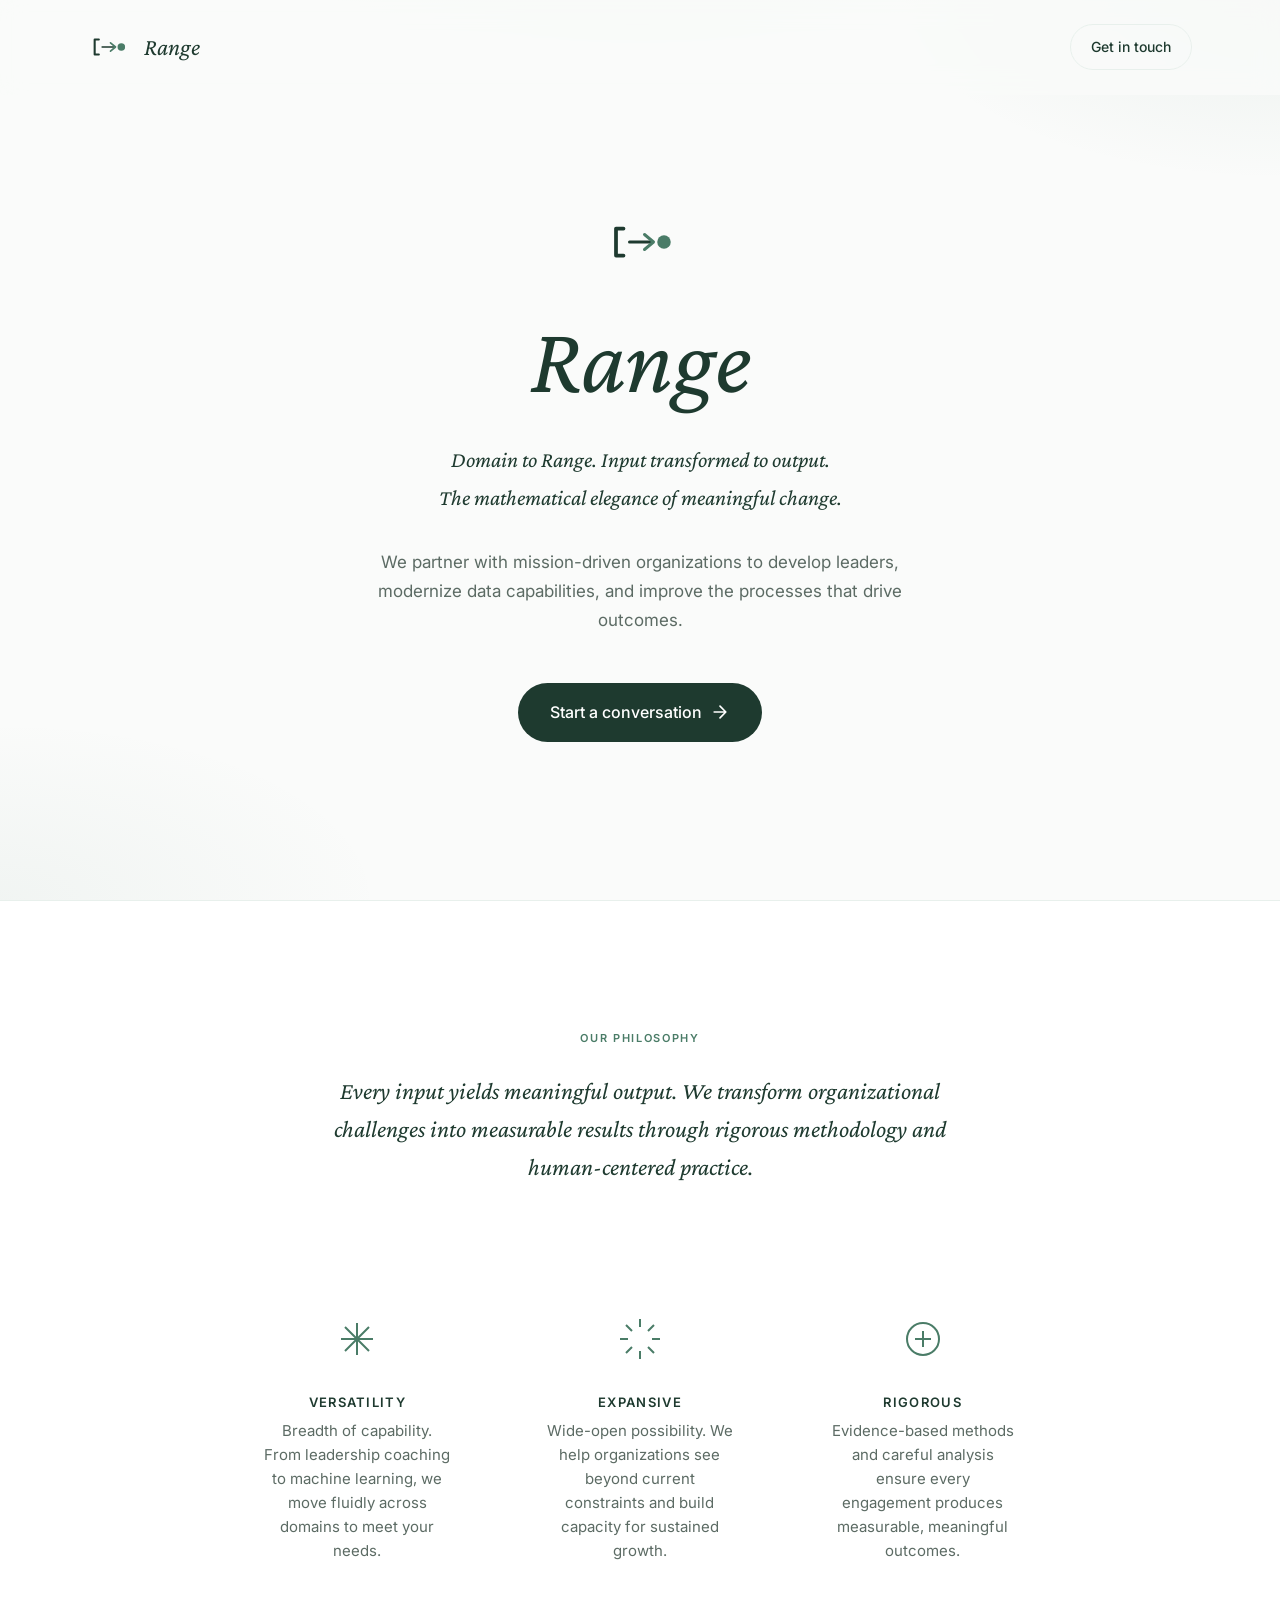
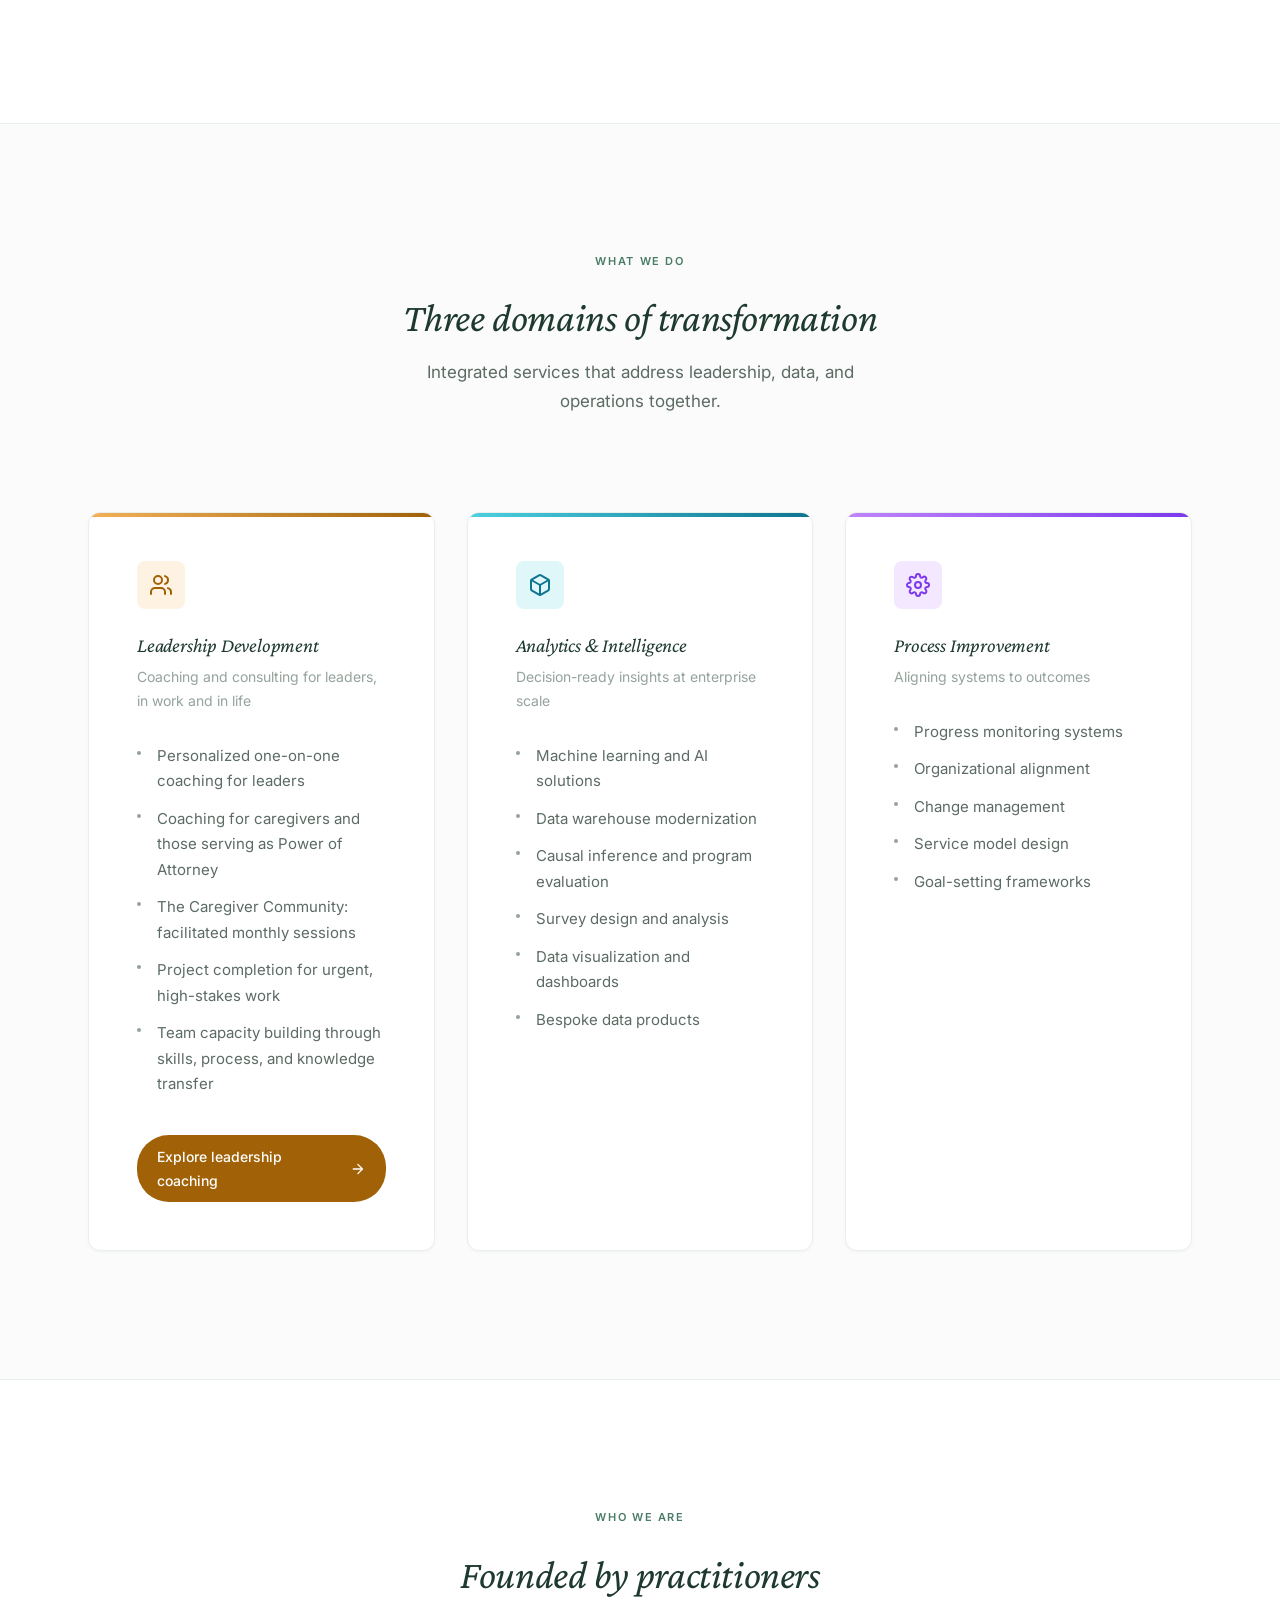
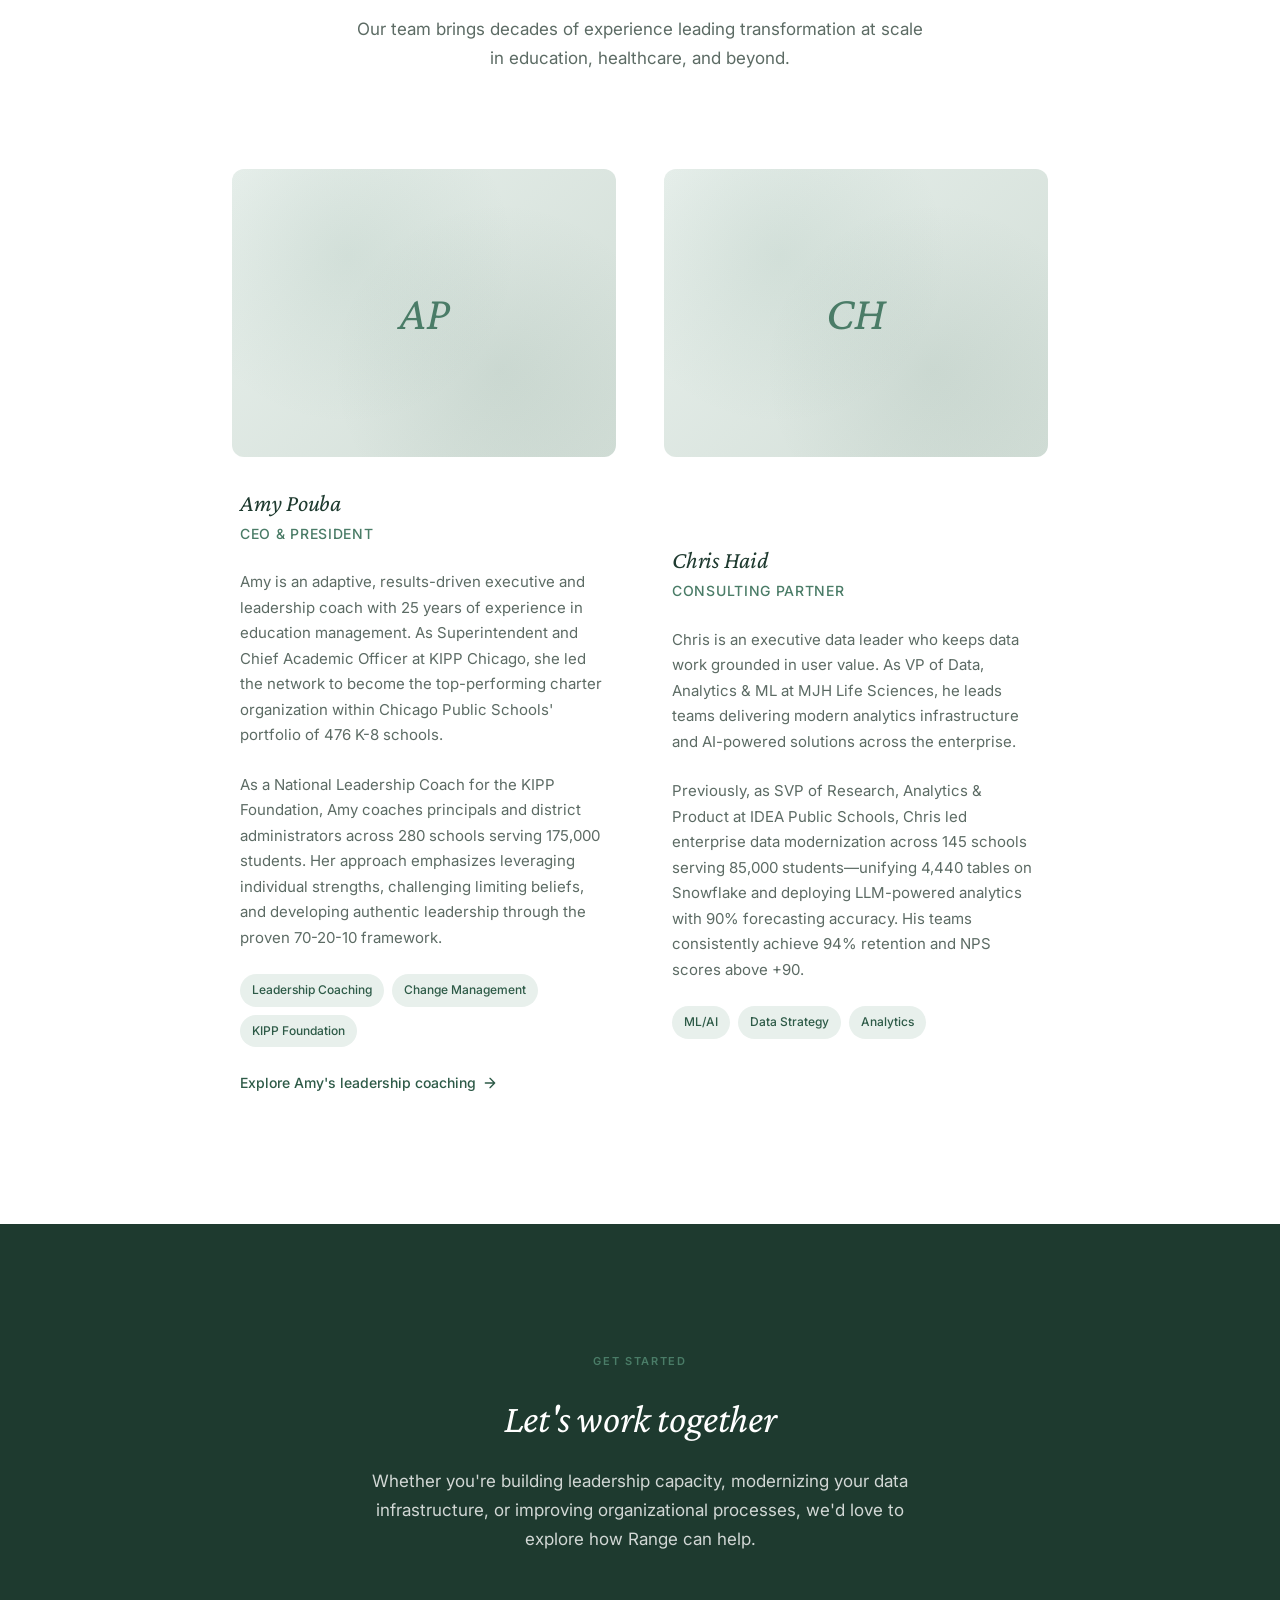
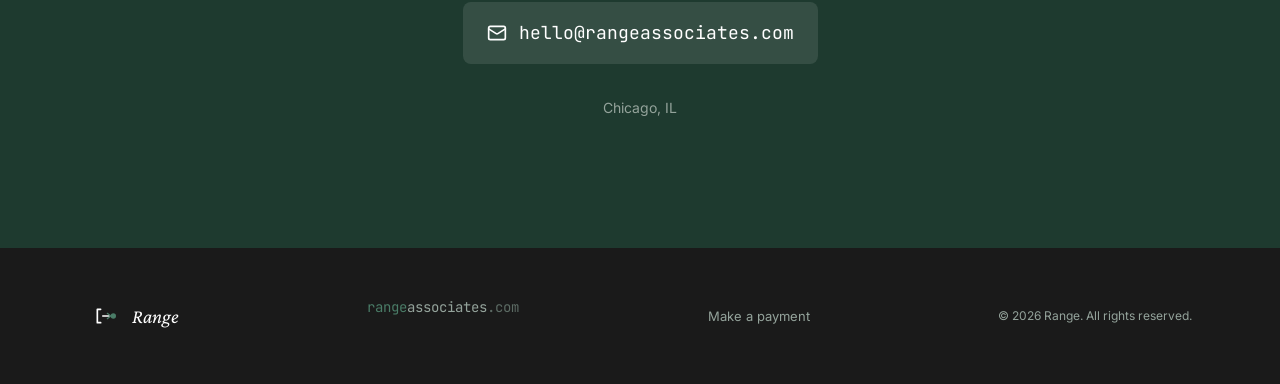
<file: index.html>
<!DOCTYPE html>
<html lang="en">
<head>
  <meta charset="UTF-8">
  <meta name="viewport" content="width=device-width, initial-scale=1.0">
  <title>Range | Leadership, Analytics & Process Consulting</title>
  <meta name="description" content="Range partners with mission-driven organizations to develop leaders, modernize data capabilities, and improve processes that drive outcomes.">

  <!-- Open Graph -->
  <meta property="og:title" content="Range | Leadership, Analytics & Process Consulting">
  <meta property="og:description" content="Domain to Range. Input transformed to output. The mathematical elegance of meaningful change.">
  <meta property="og:type" content="website">
  <meta property="og:url" content="https://rangeassociates.com">

  <!-- Twitter -->
  <meta name="twitter:card" content="summary_large_image">
  <meta name="twitter:title" content="Range | Leadership, Analytics & Process Consulting">
  <meta name="twitter:description" content="Domain to Range. Input transformed to output. The mathematical elegance of meaningful change.">

  <!-- Favicon -->
  <link rel="icon" href="favicon.svg" type="image/svg+xml">

  <!-- Fonts -->
  <link rel="preconnect" href="https://fonts.googleapis.com">
  <link rel="preconnect" href="https://fonts.gstatic.com" crossorigin>
  <link href="https://fonts.googleapis.com/css2?family=Crimson+Pro:ital,wght@0,400;1,400&family=Inter:wght@400;500;600&family=JetBrains+Mono:wght@400&display=swap" rel="stylesheet">

  <!-- Styles -->
  <link rel="stylesheet" href="css/styles.css">
</head>
<body>
  <!-- Skip Link -->
  <a href="#main" class="skip-link">Skip to main content</a>

  <!-- Header -->
  <header class="header" id="header">
    <div class="container">
      <div class="header__inner">
        <a href="#" class="header__logo">
          <!-- Logo SVG - bracket notation with transformation -->
          <svg width="40" height="22" viewBox="0 0 48 26" fill="none" aria-hidden="true">
            <path d="M8 4V22M8 4H13M8 22H13" stroke="currentColor" stroke-width="2.5" stroke-linecap="round" stroke-linejoin="round"/>
            <path d="M17 13H31" stroke="currentColor" stroke-width="2" stroke-linecap="round"/>
            <path d="M27 8L33 13L27 18" stroke="#4a7c67" stroke-width="2" stroke-linecap="round" stroke-linejoin="round"/>
            <circle cx="40" cy="13" r="4.5" fill="#4a7c67"/>
          </svg>
          <span class="header__wordmark">Range</span>
        </a>
        <a href="mailto:hello@rangeassociates.com" class="header__cta">Get in touch</a>
      </div>
    </div>
  </header>

  <main id="main">
    <!-- Hero Section -->
    <section class="hero">
      <div class="hero__content">
        <div class="hero__logo">
          <svg width="72" height="40" viewBox="0 0 48 26" fill="none" aria-hidden="true">
            <path d="M8 4V22M8 4H13M8 22H13" stroke="currentColor" stroke-width="2.5" stroke-linecap="round" stroke-linejoin="round"/>
            <path d="M17 13H31" stroke="currentColor" stroke-width="2" stroke-linecap="round"/>
            <path d="M27 8L33 13L27 18" stroke="#4a7c67" stroke-width="2" stroke-linecap="round" stroke-linejoin="round"/>
            <circle cx="40" cy="13" r="4.5" fill="#4a7c67"/>
          </svg>
        </div>
        <h1 class="hero__title">Range</h1>
        <p class="hero__tagline">Domain to Range. Input transformed to output.<br>The mathematical elegance of meaningful change.</p>
        <p class="hero__description">We partner with mission-driven organizations to develop leaders, modernize data capabilities, and improve the processes that drive outcomes.</p>
        <a href="mailto:hello@rangeassociates.com" class="hero__cta">
          Start a conversation
          <svg width="20" height="20" viewBox="0 0 24 24" fill="none" stroke="currentColor" stroke-width="2" stroke-linecap="round" stroke-linejoin="round">
            <path d="M5 12h14M12 5l7 7-7 7"/>
          </svg>
        </a>
      </div>
    </section>

    <!-- Concept Section -->
    <section class="concept" id="concept">
      <div class="container container--narrow">
        <div class="concept__header">
          <span class="section-label">Our Philosophy</span>
          <p class="concept__quote">Every input yields meaningful output. We transform organizational challenges into measurable results through rigorous methodology and human-centered practice.</p>
        </div>

        <div class="concept__pillars">
          <div class="pillar animate-on-scroll">
            <svg class="pillar__icon" viewBox="0 0 48 48" fill="none" stroke="currentColor" stroke-width="2">
              <path d="M8 24h32M24 8v32M12 12l24 24M36 12L12 36"/>
            </svg>
            <h3 class="pillar__title">Versatility</h3>
            <p class="pillar__description">Breadth of capability. From leadership coaching to machine learning, we move fluidly across domains to meet your needs.</p>
          </div>

          <div class="pillar animate-on-scroll">
            <svg class="pillar__icon" viewBox="0 0 48 48" fill="none" stroke="currentColor" stroke-width="2">
              <path d="M24 4v8M24 36v8M4 24h8M36 24h8M10 10l6 6M32 32l6 6M10 38l6-6M32 16l6-6"/>
            </svg>
            <h3 class="pillar__title">Expansive</h3>
            <p class="pillar__description">Wide-open possibility. We help organizations see beyond current constraints and build capacity for sustained growth.</p>
          </div>

          <div class="pillar animate-on-scroll">
            <svg class="pillar__icon" viewBox="0 0 48 48" fill="none" stroke="currentColor" stroke-width="2">
              <circle cx="24" cy="24" r="16"/>
              <path d="M24 16v16M16 24h16"/>
            </svg>
            <h3 class="pillar__title">Rigorous</h3>
            <p class="pillar__description">Evidence-based methods and careful analysis ensure every engagement produces measurable, meaningful outcomes.</p>
          </div>
        </div>
      </div>
    </section>

    <!-- Services Section -->
    <section class="services" id="services">
      <div class="container">
        <div class="services__header">
          <span class="section-label">What We Do</span>
          <h2 class="services__title">Three domains of transformation</h2>
          <p class="services__subtitle">Integrated services that address leadership, data, and operations together.</p>
        </div>

        <div class="services__grid">
          <!-- Leadership Development -->
          <div class="service-card service-card--leadership animate-on-scroll">
            <div class="service-card__icon">
              <svg viewBox="0 0 24 24" fill="none" stroke="currentColor" stroke-width="2" stroke-linecap="round" stroke-linejoin="round">
                <path d="M16 21v-2a4 4 0 0 0-4-4H6a4 4 0 0 0-4 4v2"/>
                <circle cx="9" cy="7" r="4"/>
                <path d="M22 21v-2a4 4 0 0 0-3-3.87M16 3.13a4 4 0 0 1 0 7.75"/>
              </svg>
            </div>
            <h3 class="service-card__title">Leadership Development</h3>
            <p class="service-card__subtitle">Coaching and consulting for leaders, in work and in life</p>
            <ul class="service-card__list">
              <li>Personalized one-on-one coaching for leaders</li>
              <li>Coaching for caregivers and those serving as Power of Attorney</li>
              <li>The Caregiver Community: facilitated monthly sessions</li>
              <li>Project completion for urgent, high-stakes work</li>
              <li>Team capacity building through skills, process, and knowledge transfer</li>
            </ul>
            <a href="https://www.within-range.com" class="service-card__cta" target="_blank" rel="noopener">
              Explore leadership coaching
              <svg width="16" height="16" viewBox="0 0 24 24" fill="none" stroke="currentColor" stroke-width="2" stroke-linecap="round" stroke-linejoin="round" aria-hidden="true">
                <path d="M5 12h14M12 5l7 7-7 7"/>
              </svg>
            </a>
          </div>

          <!-- Analytics & Intelligence -->
          <div class="service-card service-card--analytics animate-on-scroll">
            <div class="service-card__icon">
              <svg viewBox="0 0 24 24" fill="none" stroke="currentColor" stroke-width="2" stroke-linecap="round" stroke-linejoin="round">
                <path d="M21 16V8a2 2 0 0 0-1-1.73l-7-4a2 2 0 0 0-2 0l-7 4A2 2 0 0 0 3 8v8a2 2 0 0 0 1 1.73l7 4a2 2 0 0 0 2 0l7-4A2 2 0 0 0 21 16z"/>
                <path d="M3.29 7L12 12l8.71-5M12 22V12"/>
              </svg>
            </div>
            <h3 class="service-card__title">Analytics & Intelligence</h3>
            <p class="service-card__subtitle">Decision-ready insights at enterprise scale</p>
            <ul class="service-card__list">
              <li>Machine learning and AI solutions</li>
              <li>Data warehouse modernization</li>
              <li>Causal inference and program evaluation</li>
              <li>Survey design and analysis</li>
              <li>Data visualization and dashboards</li>
              <li>Bespoke data products</li>
            </ul>
          </div>

          <!-- Process Improvement -->
          <div class="service-card service-card--process animate-on-scroll">
            <div class="service-card__icon">
              <svg viewBox="0 0 24 24" fill="none" stroke="currentColor" stroke-width="2" stroke-linecap="round" stroke-linejoin="round">
                <circle cx="12" cy="12" r="3"/>
                <path d="M19.4 15a1.65 1.65 0 0 0 .33 1.82l.06.06a2 2 0 0 1 0 2.83 2 2 0 0 1-2.83 0l-.06-.06a1.65 1.65 0 0 0-1.82-.33 1.65 1.65 0 0 0-1 1.51V21a2 2 0 0 1-2 2 2 2 0 0 1-2-2v-.09A1.65 1.65 0 0 0 9 19.4a1.65 1.65 0 0 0-1.82.33l-.06.06a2 2 0 0 1-2.83 0 2 2 0 0 1 0-2.83l.06-.06a1.65 1.65 0 0 0 .33-1.82 1.65 1.65 0 0 0-1.51-1H3a2 2 0 0 1-2-2 2 2 0 0 1 2-2h.09A1.65 1.65 0 0 0 4.6 9a1.65 1.65 0 0 0-.33-1.82l-.06-.06a2 2 0 0 1 0-2.83 2 2 0 0 1 2.83 0l.06.06a1.65 1.65 0 0 0 1.82.33H9a1.65 1.65 0 0 0 1-1.51V3a2 2 0 0 1 2-2 2 2 0 0 1 2 2v.09a1.65 1.65 0 0 0 1 1.51 1.65 1.65 0 0 0 1.82-.33l.06-.06a2 2 0 0 1 2.83 0 2 2 0 0 1 0 2.83l-.06.06a1.65 1.65 0 0 0-.33 1.82V9a1.65 1.65 0 0 0 1.51 1H21a2 2 0 0 1 2 2 2 2 0 0 1-2 2h-.09a1.65 1.65 0 0 0-1.51 1z"/>
              </svg>
            </div>
            <h3 class="service-card__title">Process Improvement</h3>
            <p class="service-card__subtitle">Aligning systems to outcomes</p>
            <ul class="service-card__list">
              <li>Progress monitoring systems</li>
              <li>Organizational alignment</li>
              <li>Change management</li>
              <li>Service model design</li>
              <li>Goal-setting frameworks</li>
            </ul>
          </div>
        </div>
      </div>
    </section>

    <!-- Founders Section -->
    <section class="founders" id="founders">
      <div class="container container--narrow">
        <div class="founders__header">
          <span class="section-label">Who We Are</span>
          <h2 class="founders__title">Founded by practitioners</h2>
          <p class="founders__subtitle">Our team brings decades of experience leading transformation at scale in education, healthcare, and beyond.</p>
        </div>

        <div class="founders__grid">
          <!-- Amy Pouba -->
          <div class="founder-card animate-on-scroll">
            <div class="founder-card__image">
              <span class="founder-card__initials">AP</span>
            </div>
            <div class="founder-card__content">
              <h3 class="founder-card__name">Amy Pouba</h3>
              <p class="founder-card__role">CEO & President</p>
              <p class="founder-card__bio">Amy is an adaptive, results-driven executive and leadership coach with 25 years of experience in education management. As Superintendent and Chief Academic Officer at KIPP Chicago, she led the network to become the top-performing charter organization within Chicago Public Schools' portfolio of 476 K-8 schools.</p>
              <p class="founder-card__bio">As a National Leadership Coach for the KIPP Foundation, Amy coaches principals and district administrators across 280 schools serving 175,000 students. Her approach emphasizes leveraging individual strengths, challenging limiting beliefs, and developing authentic leadership through the proven 70-20-10 framework.</p>
              <div class="founder-card__highlights">
                <span class="founder-card__tag">Leadership Coaching</span>
                <span class="founder-card__tag">Change Management</span>
                <span class="founder-card__tag">KIPP Foundation</span>
              </div>
              <a href="https://www.within-range.com" class="founder-card__link" target="_blank" rel="noopener">
                Explore Amy's leadership coaching
                <svg width="16" height="16" viewBox="0 0 24 24" fill="none" stroke="currentColor" stroke-width="2" stroke-linecap="round" stroke-linejoin="round" aria-hidden="true">
                  <path d="M5 12h14M12 5l7 7-7 7"/>
                </svg>
              </a>
            </div>
          </div>

          <!-- Chris Haid -->
          <div class="founder-card animate-on-scroll">
            <div class="founder-card__image">
              <span class="founder-card__initials">CH</span>
            </div>
            <div class="founder-card__content">
              <h3 class="founder-card__name">Chris Haid</h3>
              <p class="founder-card__role">Consulting Partner</p>
              <p class="founder-card__bio">Chris is an executive data leader who keeps data work grounded in user value. As VP of Data, Analytics & ML at MJH Life Sciences, he leads teams delivering modern analytics infrastructure and AI-powered solutions across the enterprise.</p>
              <p class="founder-card__bio">Previously, as SVP of Research, Analytics & Product at IDEA Public Schools, Chris led enterprise data modernization across 145 schools serving 85,000 students&mdash;unifying 4,440 tables on Snowflake and deploying LLM-powered analytics with 90% forecasting accuracy. His teams consistently achieve 94% retention and NPS scores above +90.</p>
              <div class="founder-card__highlights">
                <span class="founder-card__tag">ML/AI</span>
                <span class="founder-card__tag">Data Strategy</span>
                <span class="founder-card__tag">Analytics</span>
              </div>
            </div>
          </div>
        </div>
      </div>
    </section>

    <!-- Contact Section -->
    <section class="contact" id="contact">
      <div class="container">
        <div class="contact__content">
          <span class="section-label">Get Started</span>
          <h2 class="contact__title">Let's work together</h2>
          <p class="contact__description">Whether you're building leadership capacity, modernizing your data infrastructure, or improving organizational processes, we'd love to explore how Range can help.</p>
          <a href="mailto:hello@rangeassociates.com" class="contact__email">
            <svg width="20" height="20" viewBox="0 0 24 24" fill="none" stroke="currentColor" stroke-width="2" stroke-linecap="round" stroke-linejoin="round">
              <rect x="2" y="4" width="20" height="16" rx="2"/>
              <path d="m22 7-8.97 5.7a1.94 1.94 0 0 1-2.06 0L2 7"/>
            </svg>
            hello@rangeassociates.com
          </a>
          <p class="contact__location">Chicago, IL</p>
        </div>
      </div>
    </section>
  </main>

  <!-- Footer -->
  <footer class="footer">
    <div class="container">
      <div class="footer__inner">
        <div class="footer__logo">
          <svg width="32" height="32" viewBox="0 0 48 48" fill="none" aria-hidden="true">
            <path d="M14 14V34M14 14H19M14 34H19" stroke="currentColor" stroke-width="2.5" stroke-linecap="round" stroke-linejoin="round"/>
            <path d="M22 24H32" stroke="currentColor" stroke-width="2" stroke-linecap="round"/>
            <path d="M29 20L34 24L29 28" stroke="#4a7c67" stroke-width="2" stroke-linecap="round" stroke-linejoin="round"/>
            <circle cx="38" cy="24" r="4" fill="#4a7c67"/>
          </svg>
          <span class="footer__wordmark">Range</span>
        </div>
        <p class="footer__domain"><span class="footer__domain-em">range</span>associates<span class="footer__domain-tld">.com</span></p>
        <a href="/payments" class="footer__link">Make a payment</a>
        <p class="footer__copyright">&copy; 2026 Range. All rights reserved.</p>
      </div>
    </div>
  </footer>

  <!-- Scripts -->
  <script>
    // Header scroll effect
    const header = document.getElementById('header');
    window.addEventListener('scroll', () => {
      header.classList.toggle('scrolled', window.scrollY > 50);
    });

    // Scroll-triggered animations using Intersection Observer
    const animatedElements = document.querySelectorAll('.animate-on-scroll');

    const observer = new IntersectionObserver((entries) => {
      entries.forEach(entry => {
        if (entry.isIntersecting) {
          entry.target.classList.add('is-visible');
        }
      });
    }, {
      threshold: 0.1,
      rootMargin: '0px 0px -50px 0px'
    });

    animatedElements.forEach(el => observer.observe(el));
  </script>
</body>
</html>
</file>
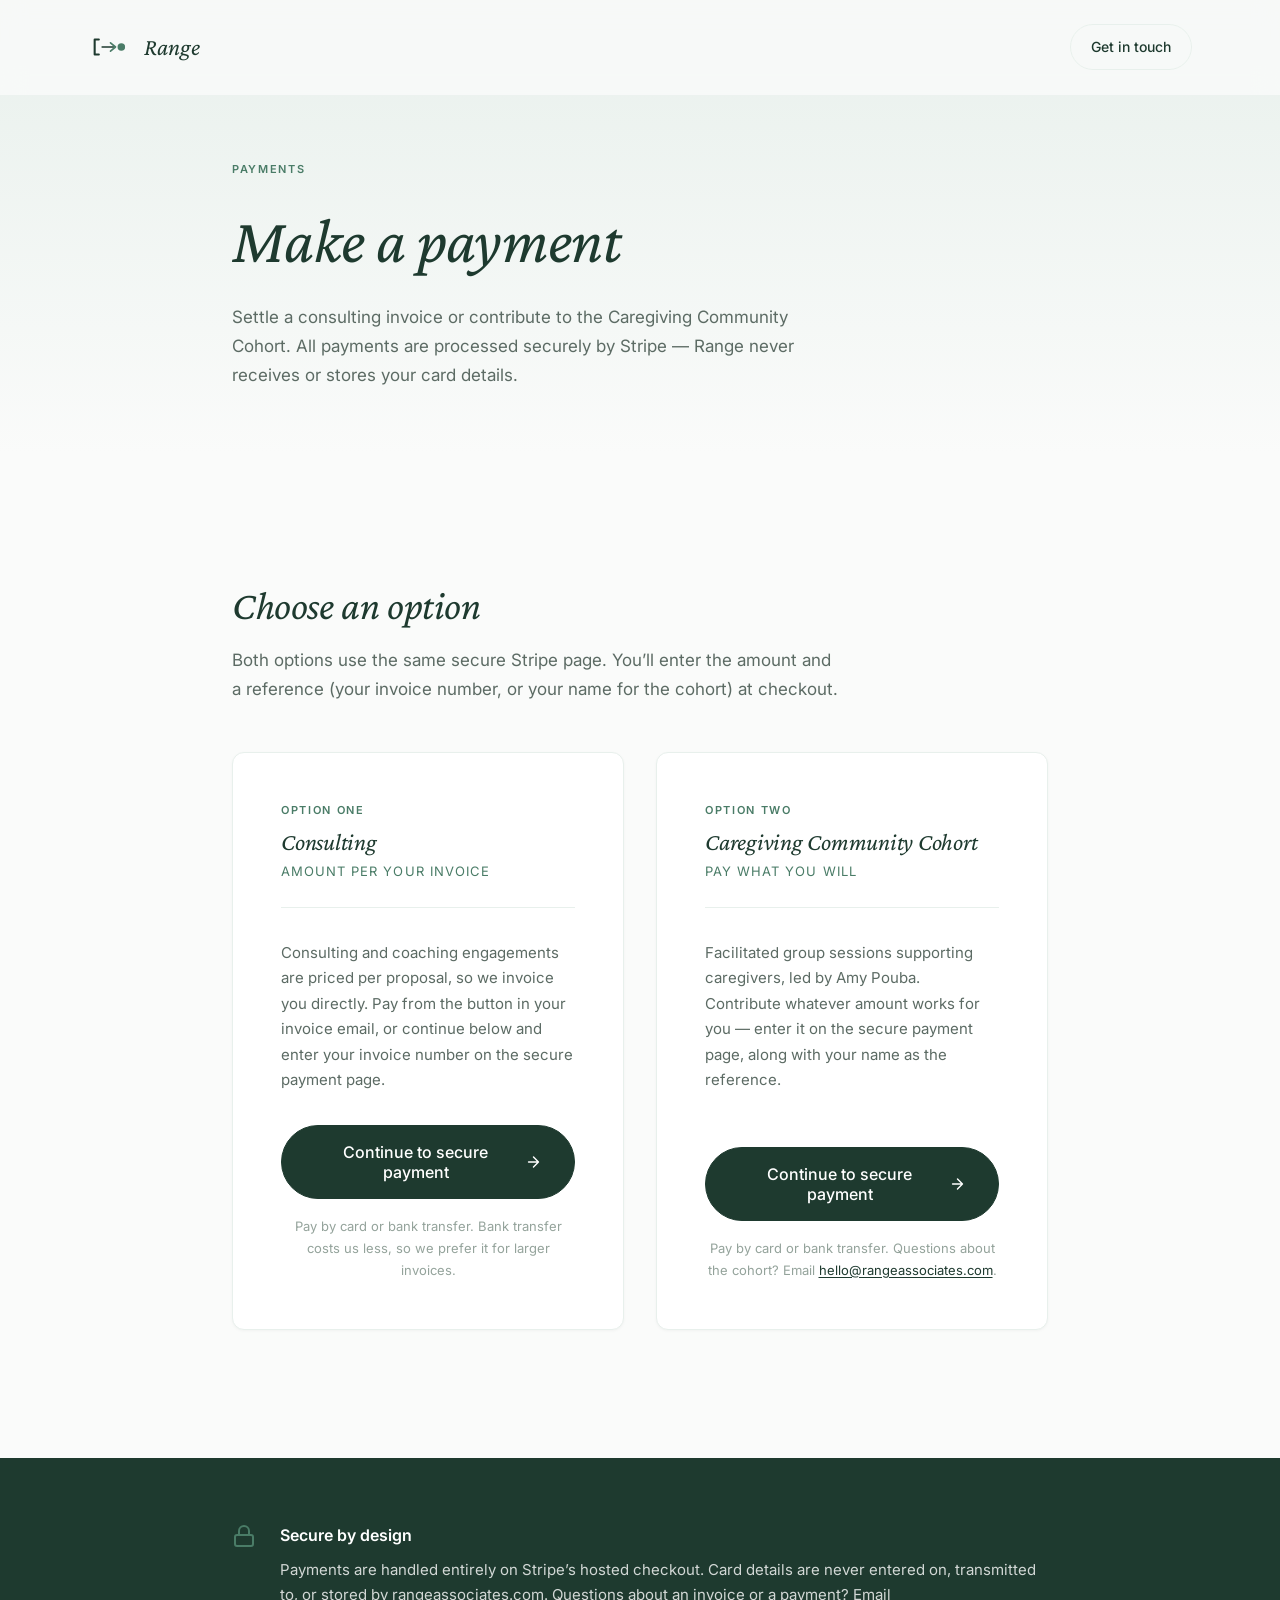
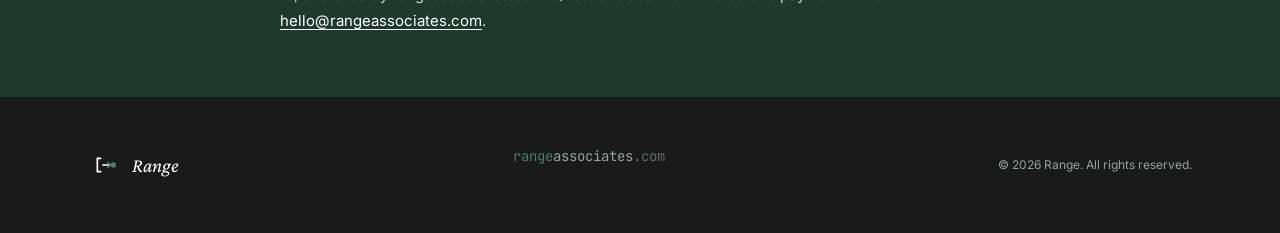
<file: payments/index.html>
<!DOCTYPE html>
<html lang="en">
<head>
  <meta charset="UTF-8">
  <meta name="viewport" content="width=device-width, initial-scale=1.0">
  <title>Make a Payment | Range</title>
  <meta name="description" content="Pay a Range consulting invoice or contribute to the Caregiving Community Cohort. Payments are securely processed by Stripe.">

  <!-- Open Graph -->
  <meta property="og:title" content="Make a Payment | Range">
  <meta property="og:description" content="Pay a Range consulting invoice or contribute to the Caregiving Community Cohort, securely via Stripe.">
  <meta property="og:type" content="website">
  <meta property="og:url" content="https://rangeassociates.com/payments">

  <!-- Favicon -->
  <link rel="icon" href="../favicon.svg" type="image/svg+xml">

  <!-- Fonts -->
  <link rel="preconnect" href="https://fonts.googleapis.com">
  <link rel="preconnect" href="https://fonts.gstatic.com" crossorigin>
  <link href="https://fonts.googleapis.com/css2?family=Crimson+Pro:ital,wght@0,400;1,400&family=Inter:wght@400;500;600&family=JetBrains+Mono:wght@400&display=swap" rel="stylesheet">

  <!-- Styles -->
  <link rel="stylesheet" href="../css/styles.css">
</head>
<body>
  <!-- Skip Link -->
  <a href="#main" class="skip-link">Skip to main content</a>

  <!-- Header -->
  <header class="header" id="header">
    <div class="container">
      <div class="header__inner">
        <a href="/" class="header__logo">
          <svg width="40" height="22" viewBox="0 0 48 26" fill="none" aria-hidden="true">
            <path d="M8 4V22M8 4H13M8 22H13" stroke="currentColor" stroke-width="2.5" stroke-linecap="round" stroke-linejoin="round"/>
            <path d="M17 13H31" stroke="currentColor" stroke-width="2" stroke-linecap="round"/>
            <path d="M27 8L33 13L27 18" stroke="#4a7c67" stroke-width="2" stroke-linecap="round" stroke-linejoin="round"/>
            <circle cx="40" cy="13" r="4.5" fill="#4a7c67"/>
          </svg>
          <span class="header__wordmark">Range</span>
        </a>
        <a href="mailto:hello@rangeassociates.com" class="header__cta">Get in touch</a>
      </div>
    </div>
  </header>

  <main id="main">
    <!-- Page Hero -->
    <section class="page-hero">
      <div class="container container--narrow">
        <span class="section-label">Payments</span>
        <h1 class="page-hero__title">Make a payment</h1>
        <p class="page-hero__description">Settle a consulting invoice or contribute to the Caregiving Community Cohort. All payments are processed securely by Stripe &mdash; Range never receives or stores your card details.</p>
      </div>
    </section>

    <!-- Payment Options -->
    <section class="pay-section" id="options">
      <div class="container container--narrow">
        <div class="pay-section__header">
          <h2 class="pay-section__title">Choose an option</h2>
          <p class="pay-section__subtitle">Both options use the same secure Stripe page. You&rsquo;ll enter the amount and a reference (your invoice number, or your name for the cohort) at checkout.</p>
        </div>

        <div class="pay-grid">
          <div class="pay-offering" id="invoice">
            <div class="pay-offering__head">
              <div>
                <span class="section-label">Option One</span>
                <h3 class="pay-offering__title">Consulting</h3>
                <p class="pay-offering__meta">Amount per your invoice</p>
              </div>
            </div>
            <p class="pay-offering__description">Consulting and coaching engagements are priced per proposal, so we invoice you directly. Pay from the button in your invoice email, or continue below and enter your invoice number on the secure payment page.</p>
            <button class="btn-pay btn-pay--full" type="button" data-link-key="invoice">
              <span class="btn-pay__label">Continue to secure payment</span>
              <svg width="18" height="18" viewBox="0 0 24 24" fill="none" stroke="currentColor" stroke-width="2" stroke-linecap="round" stroke-linejoin="round" aria-hidden="true">
                <path d="M5 12h14M12 5l7 7-7 7"/>
              </svg>
            </button>
            <p class="pay-note" data-note-for="invoice">Pay by card or bank transfer. Bank transfer costs us less, so we prefer it for larger invoices.</p>
          </div>

          <div class="pay-offering" id="cohort">
            <div class="pay-offering__head">
              <div>
                <span class="section-label">Option Two</span>
                <h3 class="pay-offering__title">Caregiving Community Cohort</h3>
                <p class="pay-offering__meta">Pay what you will</p>
              </div>
            </div>
            <p class="pay-offering__description">Facilitated group sessions supporting caregivers, led by Amy Pouba. Contribute whatever amount works for you &mdash; enter it on the secure payment page, along with your name as the reference.</p>
            <button class="btn-pay btn-pay--full" type="button" data-link-key="cohort">
              <span class="btn-pay__label">Continue to secure payment</span>
              <svg width="18" height="18" viewBox="0 0 24 24" fill="none" stroke="currentColor" stroke-width="2" stroke-linecap="round" stroke-linejoin="round" aria-hidden="true">
                <path d="M5 12h14M12 5l7 7-7 7"/>
              </svg>
            </button>
            <p class="pay-note" data-note-for="cohort">Pay by card or bank transfer. Questions about the cohort? Email <a href="mailto:hello@rangeassociates.com">hello@rangeassociates.com</a>.</p>
          </div>
        </div>
      </div>
    </section>

    <!-- Trust / Help -->
    <section class="pay-trust">
      <div class="container container--narrow">
        <div class="pay-trust__inner">
          <svg class="pay-trust__icon" width="24" height="24" viewBox="0 0 24 24" fill="none" stroke="currentColor" stroke-width="2" stroke-linecap="round" stroke-linejoin="round" aria-hidden="true">
            <rect x="3" y="11" width="18" height="11" rx="2"/>
            <path d="M7 11V7a5 5 0 0 1 10 0v4"/>
          </svg>
          <div>
            <p class="pay-trust__title">Secure by design</p>
            <p class="pay-trust__text">Payments are handled entirely on Stripe&rsquo;s hosted checkout. Card details are never entered on, transmitted to, or stored by rangeassociates.com. Questions about an invoice or a payment? Email <a href="mailto:hello@rangeassociates.com">hello@rangeassociates.com</a>.</p>
          </div>
        </div>
      </div>
    </section>
  </main>

  <!-- Footer -->
  <footer class="footer">
    <div class="container">
      <div class="footer__inner">
        <a href="/" class="footer__logo">
          <svg width="32" height="32" viewBox="0 0 48 48" fill="none" aria-hidden="true">
            <path d="M14 14V34M14 14H19M14 34H19" stroke="currentColor" stroke-width="2.5" stroke-linecap="round" stroke-linejoin="round"/>
            <path d="M22 24H32" stroke="currentColor" stroke-width="2" stroke-linecap="round"/>
            <path d="M29 20L34 24L29 28" stroke="#4a7c67" stroke-width="2" stroke-linecap="round" stroke-linejoin="round"/>
            <circle cx="38" cy="24" r="4" fill="#4a7c67"/>
          </svg>
          <span class="footer__wordmark">Range</span>
        </a>
        <p class="footer__domain"><span class="footer__domain-em">range</span>associates<span class="footer__domain-tld">.com</span></p>
        <p class="footer__copyright">&copy; 2026 Range. All rights reserved.</p>
      </div>
    </div>
  </footer>

  <!-- Scripts -->
  <script>
    /* ======================================================================
       STRIPE PAYMENT LINKS

       This site is static (GitHub Pages), so there is no server. Payments go
       to Stripe's hosted checkout via Payment Links. No API key is needed
       here, and no secret key must EVER live in this repo -- it is public.

       The link below is LIVE and takes real money. Stripe collects the
       amount and a reference on its own page, so nothing sensitive is
       gathered on rangeassociates.com.

         invoice -> "Range Payment" product (prod_VAaJpgogsj1KXP), link
                    plink_1UAKH6GIeQDVGKRcOHLoR8PX. Customer enters the
                    amount; required "Invoice number or your name" field.
                    Card + ACH bank debit (ACH is 0.8% capped at $5 vs
                    2.9% + 30c, so it matters on large invoices).
         cohort  -> Caregiving Community Cohort is pay-what-you-will and uses
                    the SAME link; participants enter their name in the
                    reference field instead of an invoice number.

       The link was created via the API, so Stripe's dashboard won't edit
       it. Change it with the CLI, e.g.
         stripe payment_links update plink_1UAKH6GIeQDVGKRcOHLoR8PX --live -d ...

       It redirects to /payments/thank-you/ after payment.

       If a key is left empty, its button falls back to an email link rather
       than sending the visitor nowhere.
       ====================================================================== */
    const INVOICE_LINK = 'https://buy.stripe.com/7sYaEXgHmelU8jg5VugEg01';

    const PAYMENT_LINKS = {
      invoice: INVOICE_LINK,
      cohort:  INVOICE_LINK
    };

    const CONTACT_EMAIL = 'hello@rangeassociates.com';

    const FALLBACK_SUBJECTS = {
      invoice: 'Invoice payment',
      cohort:  'Caregiving Community Cohort'
    };

    const isConfigured = (key) => Boolean(PAYMENT_LINKS[key]);

    const fallbackHref = (key) => {
      const subject = FALLBACK_SUBJECTS[key] || 'Payment';
      return `mailto:${CONTACT_EMAIL}?subject=${encodeURIComponent(subject)}`;
    };

    // Any unconfigured button degrades to an email link instead of a dead control.
    document.querySelectorAll('[data-link-key]').forEach((button) => {
      const key = button.dataset.linkKey;
      if (isConfigured(key)) return;

      button.classList.add('btn-pay--pending');
      const label = button.querySelector('.btn-pay__label');
      if (label) label.textContent = 'Request payment instructions';

      const note = document.querySelector(`[data-note-for="${key}"]`);
      if (note) note.textContent = 'Card payment for this option isn\u2019t live yet \u2014 we\u2019ll email you instructions.';
    });

    document.querySelectorAll('button[data-link-key]').forEach((button) => {
      button.addEventListener('click', () => {
        const key = button.dataset.linkKey;
        window.location.href = isConfigured(key) ? PAYMENT_LINKS[key] : fallbackHref(key);
      });
    });

    // Header scroll effect
    const header = document.getElementById('header');
    window.addEventListener('scroll', () => {
      header.classList.toggle('scrolled', window.scrollY > 50);
    });

    // Scroll-triggered animations using Intersection Observer
    const observer = new IntersectionObserver((entries) => {
      entries.forEach((entry) => {
        if (entry.isIntersecting) entry.target.classList.add('is-visible');
      });
    }, { threshold: 0.1, rootMargin: '0px 0px -50px 0px' });

    document.querySelectorAll('.animate-on-scroll').forEach((el) => observer.observe(el));
  </script>
</body>
</html>
</file>
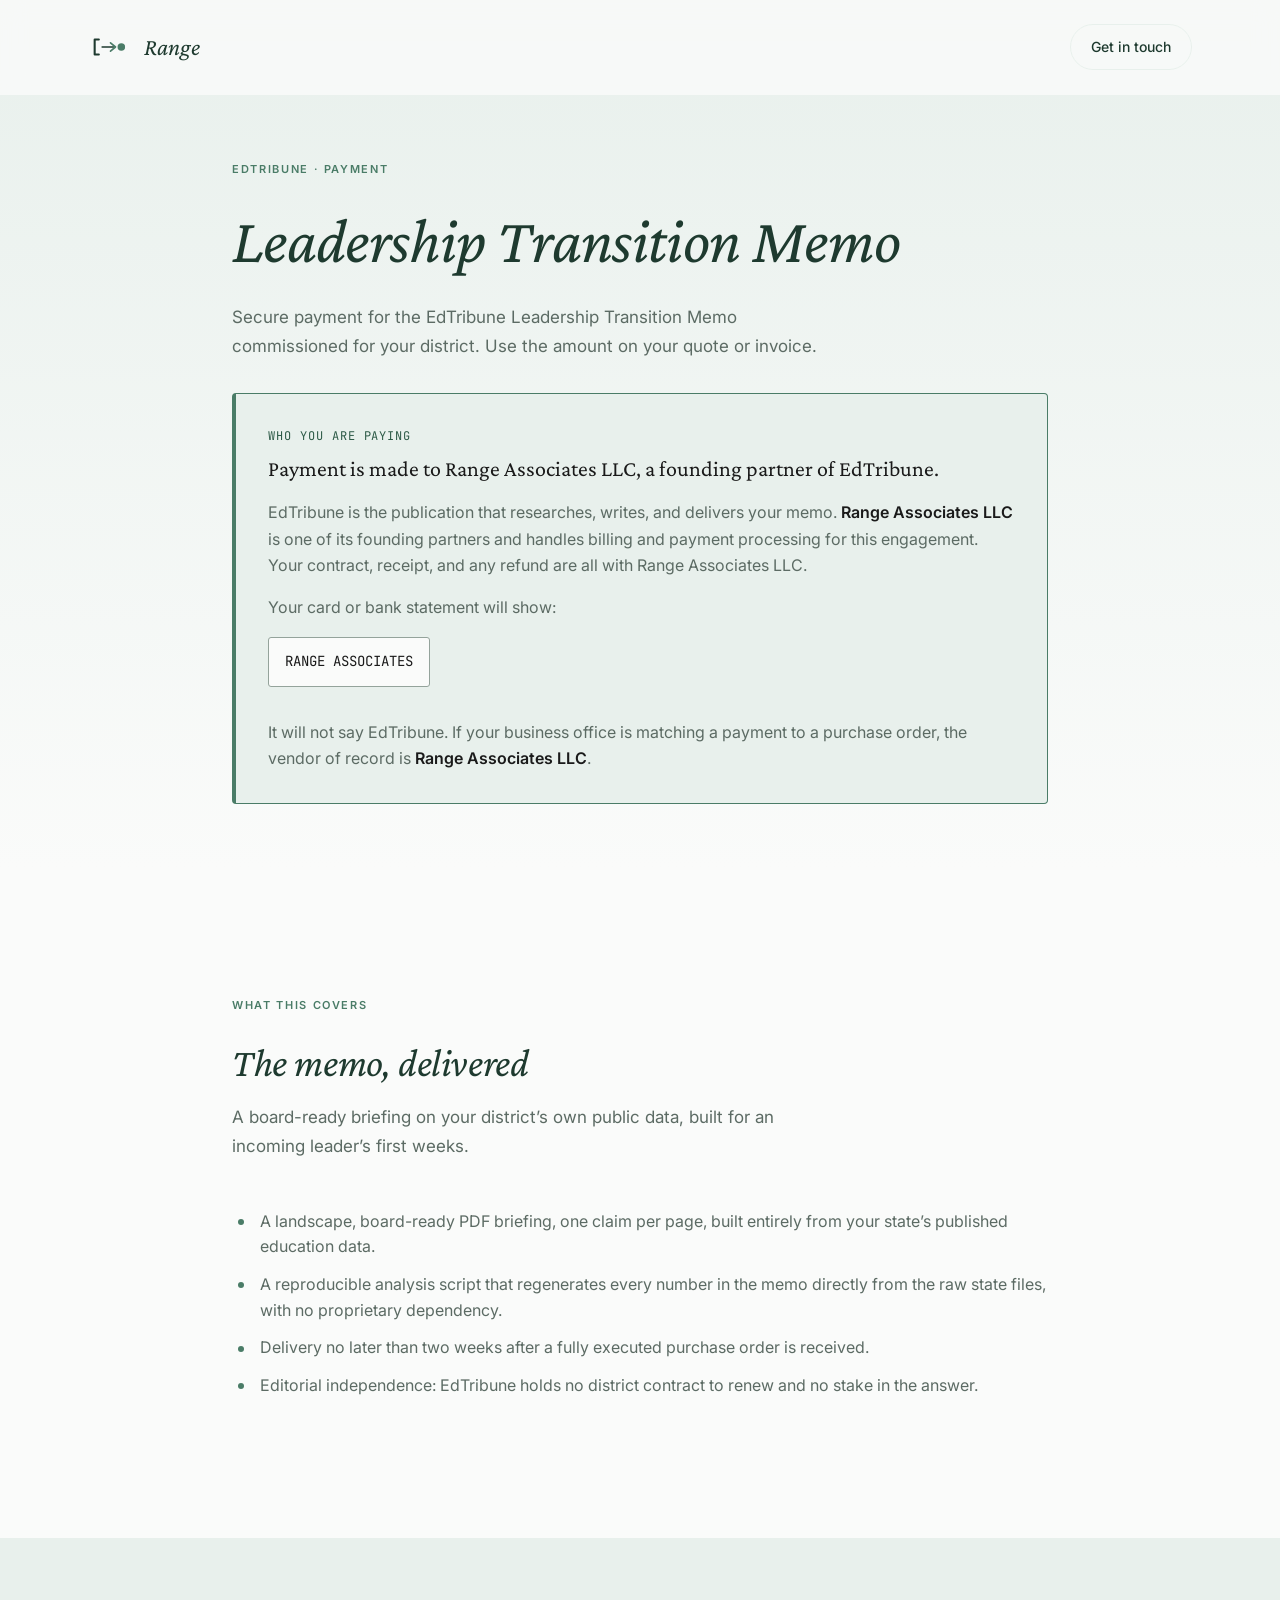
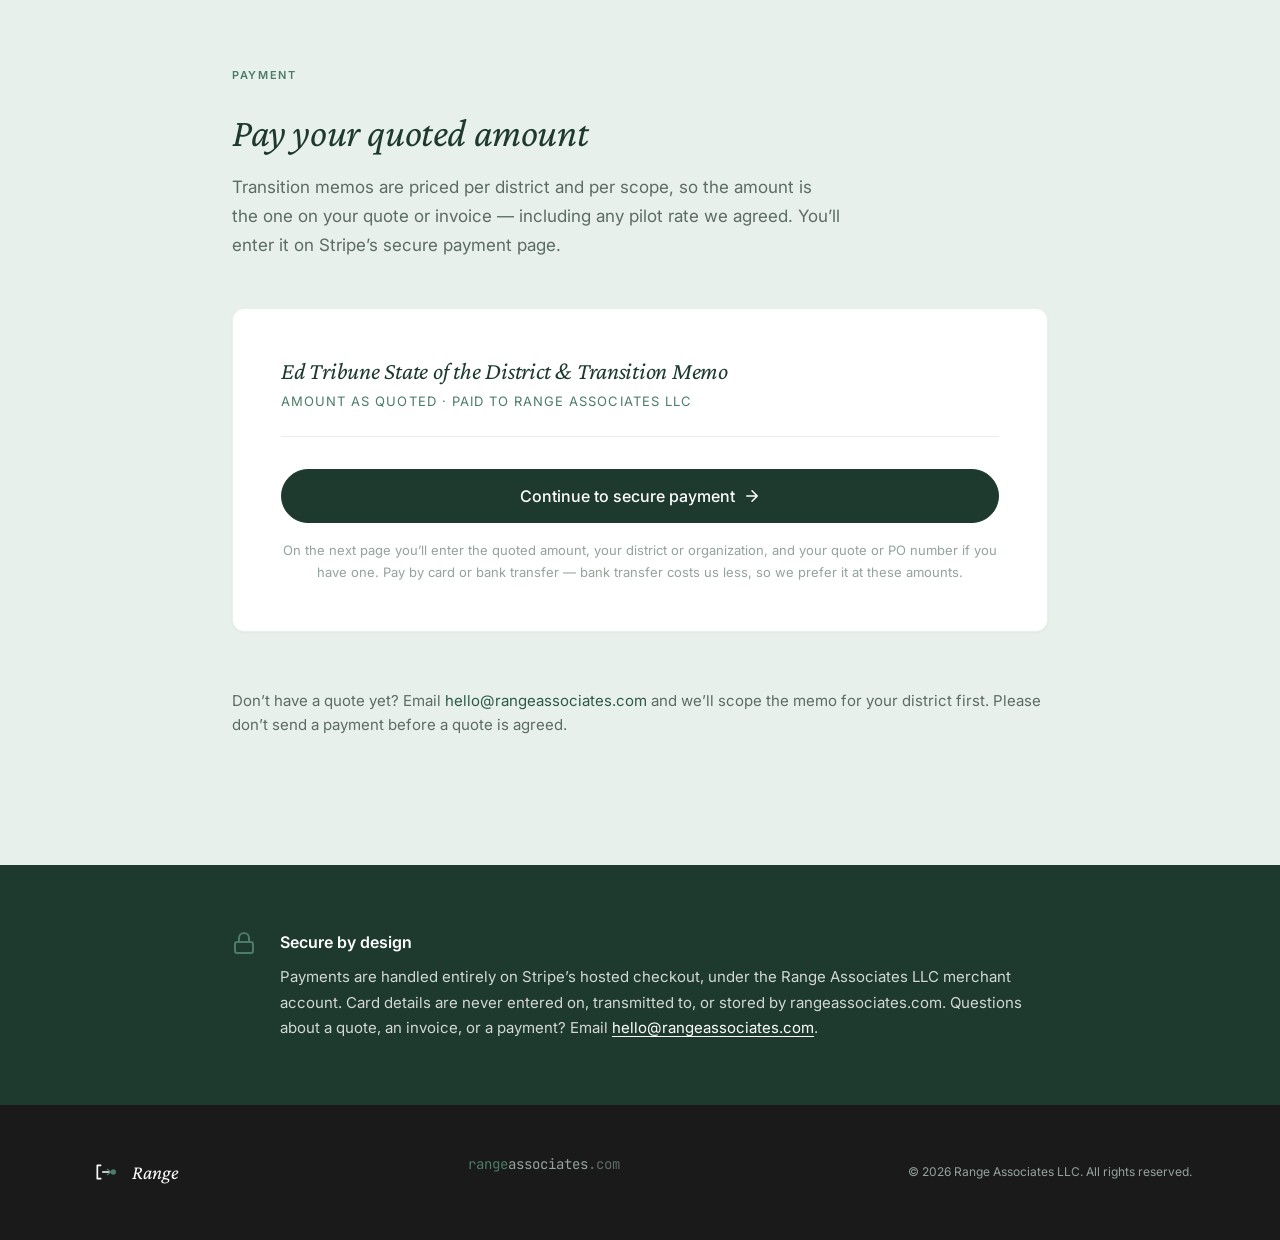
<file: transition-memo/index.html>
<!DOCTYPE html>
<html lang="en">
<head>
  <meta charset="UTF-8">
  <meta name="viewport" content="width=device-width, initial-scale=1.0">
  <title>EdTribune Transition Memo | Payment | Range</title>
  <meta name="description" content="Secure payment for an EdTribune Leadership Transition Memo. Payment is made to Range Associates LLC, a founding partner of EdTribune.">

  <!-- This page is shared directly with prospective clients and is intentionally
       not linked from anywhere on the site. Keep it out of search results. -->
  <meta name="robots" content="noindex, nofollow">

  <!-- Favicon -->
  <link rel="icon" href="../favicon.svg" type="image/svg+xml">

  <!-- Fonts -->
  <link rel="preconnect" href="https://fonts.googleapis.com">
  <link rel="preconnect" href="https://fonts.gstatic.com" crossorigin>
  <link href="https://fonts.googleapis.com/css2?family=Crimson+Pro:ital,wght@0,400;1,400&family=Inter:wght@400;500;600&family=JetBrains+Mono:wght@400&display=swap" rel="stylesheet">

  <!-- Styles -->
  <link rel="stylesheet" href="../css/styles.css">

  <style>
    /* Page-scoped additions. The shared stylesheet carries the payments
       vocabulary (.pay-section, .pay-offering, .btn-pay, .pay-trust); only the
       payee-attribution block and the deliverable list are new here. */

    /* The single most important element on the page: who is being paid.
       Sits directly under the hero so it is read before any button. */
    .payee {
      border: 1px solid var(--sage);
      border-left: 4px solid var(--sage);
      border-radius: 4px;
      background: var(--mist);
      padding: var(--space-lg);
      margin-top: var(--space-lg);
    }

    .payee__label {
      font-family: var(--font-mono);
      font-size: 0.75rem;
      letter-spacing: 0.08em;
      text-transform: uppercase;
      color: var(--pine);
      margin-bottom: var(--space-xs);
    }

    .payee__title {
      font-family: var(--font-display);
      font-size: 1.375rem;
      line-height: 1.3;
      color: var(--ink);
      margin-bottom: var(--space-sm);
    }

    .payee__text {
      font-size: 1rem;
      line-height: 1.65;
      color: var(--slate);
      margin-bottom: var(--space-sm);
    }

    .payee__text:last-child { margin-bottom: 0; }

    .payee strong { color: var(--ink); font-weight: 600; }

    /* The statement-descriptor line: the practical detail that prevents a
       "who is Range?" support email after the charge posts. */
    .payee__statement {
      font-family: var(--font-mono);
      font-size: 0.875rem;
      color: var(--ink);
      background: var(--paper);
      border: 1px solid var(--stone);
      border-radius: 3px;
      padding: 0.75rem 1rem;
      display: inline-block;
    }

    .deliverable {
      list-style: none;
      padding: 0;
      margin: var(--space-md) 0 0;
    }

    .deliverable li {
      position: relative;
      padding-left: 1.75rem;
      margin-bottom: 0.75rem;
      font-size: 1rem;
      line-height: 1.6;
      color: var(--slate);
    }

    .deliverable li::before {
      content: "";
      position: absolute;
      left: 0.375rem;
      top: 0.65rem;
      width: 6px;
      height: 6px;
      border-radius: 50%;
      background: var(--sage);
    }

    .quote-required {
      font-size: 0.9375rem;
      line-height: 1.6;
      color: var(--slate);
      border-top: 1px solid var(--mist);
      margin-top: var(--space-lg);
      padding-top: var(--space-md);
    }
  </style>
</head>
<body>
  <!-- Skip Link -->
  <a href="#main" class="skip-link">Skip to main content</a>

  <!-- Header -->
  <header class="header" id="header">
    <div class="container">
      <div class="header__inner">
        <a href="/" class="header__logo">
          <svg width="40" height="22" viewBox="0 0 48 26" fill="none" aria-hidden="true">
            <path d="M8 4V22M8 4H13M8 22H13" stroke="currentColor" stroke-width="2.5" stroke-linecap="round" stroke-linejoin="round"/>
            <path d="M17 13H31" stroke="currentColor" stroke-width="2" stroke-linecap="round"/>
            <path d="M27 8L33 13L27 18" stroke="#4a7c67" stroke-width="2" stroke-linecap="round" stroke-linejoin="round"/>
            <circle cx="40" cy="13" r="4.5" fill="#4a7c67"/>
          </svg>
          <span class="header__wordmark">Range</span>
        </a>
        <a href="mailto:hello@rangeassociates.com" class="header__cta">Get in touch</a>
      </div>
    </div>
  </header>

  <main id="main">
    <!-- Hero -->
    <section class="page-hero">
      <div class="container container--narrow">
        <span class="section-label">EdTribune &middot; Payment</span>
        <h1 class="page-hero__title">Leadership Transition Memo</h1>
        <p class="page-hero__description">Secure payment for the EdTribune Leadership Transition Memo commissioned for your district. Use the amount on your quote or invoice.</p>

        <!-- Payee attribution: deliberately the first thing after the title. -->
        <div class="payee">
          <p class="payee__label">Who you are paying</p>
          <p class="payee__title">Payment is made to Range Associates LLC, a founding partner of EdTribune.</p>
          <p class="payee__text">EdTribune is the publication that researches, writes, and delivers your memo. <strong>Range Associates LLC</strong> is one of its founding partners and handles billing and payment processing for this engagement. Your contract, receipt, and any refund are all with Range Associates LLC.</p>
          <p class="payee__text">Your card or bank statement will show:</p>
          <p class="payee__statement">RANGE ASSOCIATES</p>
          <p class="payee__text" style="margin-top: var(--space-sm);">It will not say EdTribune. If your business office is matching a payment to a purchase order, the vendor of record is <strong>Range Associates LLC</strong>.</p>
        </div>
      </div>
    </section>

    <!-- What you're paying for -->
    <section class="pay-section" id="deliverable">
      <div class="container container--narrow">
        <div class="pay-section__header">
          <span class="section-label">What this covers</span>
          <h2 class="pay-section__title">The memo, delivered</h2>
          <p class="pay-section__subtitle">A board-ready briefing on your district&rsquo;s own public data, built for an incoming leader&rsquo;s first weeks.</p>
        </div>

        <ul class="deliverable">
          <li>A landscape, board-ready PDF briefing, one claim per page, built entirely from your state&rsquo;s published education data.</li>
          <li>A reproducible analysis script that regenerates every number in the memo directly from the raw state files, with no proprietary dependency.</li>
          <li>Delivery no later than two weeks after a fully executed purchase order is received.</li>
          <li>Editorial independence: EdTribune holds no district contract to renew and no stake in the answer.</li>
        </ul>
      </div>
    </section>

    <!-- Payment -->
    <section class="pay-section pay-section--alt" id="pay">
      <div class="container container--narrow">
        <div class="pay-section__header">
          <span class="section-label">Payment</span>
          <h2 class="pay-section__title">Pay your quoted amount</h2>
          <p class="pay-section__subtitle">Transition memos are priced per district and per scope, so the amount is the one on your quote or invoice &mdash; including any pilot rate we agreed. You&rsquo;ll enter it on Stripe&rsquo;s secure payment page.</p>
        </div>

        <div class="pay-offering">
          <div class="pay-offering__head">
            <div>
              <h3 class="pay-offering__title">Ed Tribune State of the District &amp; Transition Memo</h3>
              <p class="pay-offering__meta">Amount as quoted &middot; paid to Range Associates LLC</p>
            </div>
          </div>
          <button class="btn-pay btn-pay--full" type="button" data-link-key="transitionMemo">
            <span class="btn-pay__label">Continue to secure payment</span>
            <svg width="18" height="18" viewBox="0 0 24 24" fill="none" stroke="currentColor" stroke-width="2" stroke-linecap="round" stroke-linejoin="round" aria-hidden="true">
              <path d="M5 12h14M12 5l7 7-7 7"/>
            </svg>
          </button>
          <p class="pay-note" data-note-for="transitionMemo">On the next page you&rsquo;ll enter the quoted amount, your district or organization, and your quote or PO number if you have one. Pay by card or bank transfer &mdash; bank transfer costs us less, so we prefer it at these amounts.</p>
        </div>

        <p class="quote-required">Don&rsquo;t have a quote yet? Email <a href="mailto:hello@rangeassociates.com">hello@rangeassociates.com</a> and we&rsquo;ll scope the memo for your district first. Please don&rsquo;t send a payment before a quote is agreed.</p>
      </div>
    </section>

    <!-- Trust -->
    <section class="pay-trust">
      <div class="container container--narrow">
        <div class="pay-trust__inner">
          <svg class="pay-trust__icon" width="24" height="24" viewBox="0 0 24 24" fill="none" stroke="currentColor" stroke-width="2" stroke-linecap="round" stroke-linejoin="round" aria-hidden="true">
            <rect x="3" y="11" width="18" height="11" rx="2"/>
            <path d="M7 11V7a5 5 0 0 1 10 0v4"/>
          </svg>
          <div>
            <p class="pay-trust__title">Secure by design</p>
            <p class="pay-trust__text">Payments are handled entirely on Stripe&rsquo;s hosted checkout, under the Range Associates LLC merchant account. Card details are never entered on, transmitted to, or stored by rangeassociates.com. Questions about a quote, an invoice, or a payment? Email <a href="mailto:hello@rangeassociates.com">hello@rangeassociates.com</a>.</p>
          </div>
        </div>
      </div>
    </section>
  </main>

  <!-- Footer -->
  <footer class="footer">
    <div class="container">
      <div class="footer__inner">
        <a href="/" class="footer__logo">
          <svg width="32" height="32" viewBox="0 0 48 48" fill="none" aria-hidden="true">
            <path d="M14 14V34M14 14H19M14 34H19" stroke="currentColor" stroke-width="2.5" stroke-linecap="round" stroke-linejoin="round"/>
            <path d="M22 24H32" stroke="currentColor" stroke-width="2" stroke-linecap="round"/>
            <path d="M29 20L34 24L29 28" stroke="#4a7c67" stroke-width="2" stroke-linecap="round" stroke-linejoin="round"/>
            <circle cx="38" cy="24" r="4" fill="#4a7c67"/>
          </svg>
          <span class="footer__wordmark">Range</span>
        </a>
        <p class="footer__domain"><span class="footer__domain-em">range</span>associates<span class="footer__domain-tld">.com</span></p>
        <p class="footer__copyright">&copy; 2026 Range Associates LLC. All rights reserved.</p>
      </div>
    </div>
  </footer>

  <!-- Scripts -->
  <script>
    /* ======================================================================
       STRIPE PAYMENT LINK

       This site is static (GitHub Pages), so there is no server. Payment goes
       to Stripe's hosted checkout via a Payment Link. No API key is needed
       here, and no secret key must EVER live in this repo -- it is public.

       transitionMemo -> the "EdTribune Transition Memo" product in the Range
                         Associates LLC Stripe account. Customer-named price
                         (the buyer enters the quoted amount), because memos
                         are negotiated per district and early pilots are
                         discounted.

       This link is LIVE and takes real money. Stripe collects the amount, the
       district name, and an optional quote/PO number on its own page, so
       nothing sensitive is gathered on rangeassociates.com. It redirects to
       /payments/thank-you/ after payment.

         plink_1UAUoyGIeQDVGKRcjjCMlRqd
         -> price_1UAIlnGIeQDVGKRcrhEGQ6KT (custom_unit_amount, $4,000 preset)
         -> prod_VAaHk90VKiG3kI "Ed Tribune State of the District &
            Transition Memo"

       If the key is emptied, the button falls back to an email link rather
       than sending the visitor nowhere.
       ====================================================================== */
    const PAYMENT_LINKS = {
      transitionMemo: 'https://buy.stripe.com/aFaaEX2Qwa5E1US2JigEg04'
    };

    const CONTACT_EMAIL = 'hello@rangeassociates.com';

    const FALLBACK_SUBJECTS = {
      transitionMemo: 'EdTribune Transition Memo payment'
    };

    const isConfigured = (key) => Boolean(PAYMENT_LINKS[key]);

    const fallbackHref = (key) => {
      const subject = FALLBACK_SUBJECTS[key] || 'Payment';
      return `mailto:${CONTACT_EMAIL}?subject=${encodeURIComponent(subject)}`;
    };

    // Any unconfigured button degrades to an email link instead of a dead control.
    document.querySelectorAll('[data-link-key]').forEach((button) => {
      const key = button.dataset.linkKey;
      if (isConfigured(key)) return;

      button.classList.add('btn-pay--pending');
      const label = button.querySelector('.btn-pay__label');
      if (label) label.textContent = 'Request payment instructions';

      const note = document.querySelector(`[data-note-for="${key}"]`);
      if (note) note.textContent = 'Card payment isn’t switched on for this page yet — email us and we’ll send payment instructions for your quoted amount.';
    });

    document.querySelectorAll('button[data-link-key]').forEach((button) => {
      button.addEventListener('click', () => {
        const key = button.dataset.linkKey;
        window.location.href = isConfigured(key) ? PAYMENT_LINKS[key] : fallbackHref(key);
      });
    });

    // Header scroll effect
    const header = document.getElementById('header');
    window.addEventListener('scroll', () => {
      header.classList.toggle('scrolled', window.scrollY > 50);
    });
  </script>
</body>
</html>
</file>
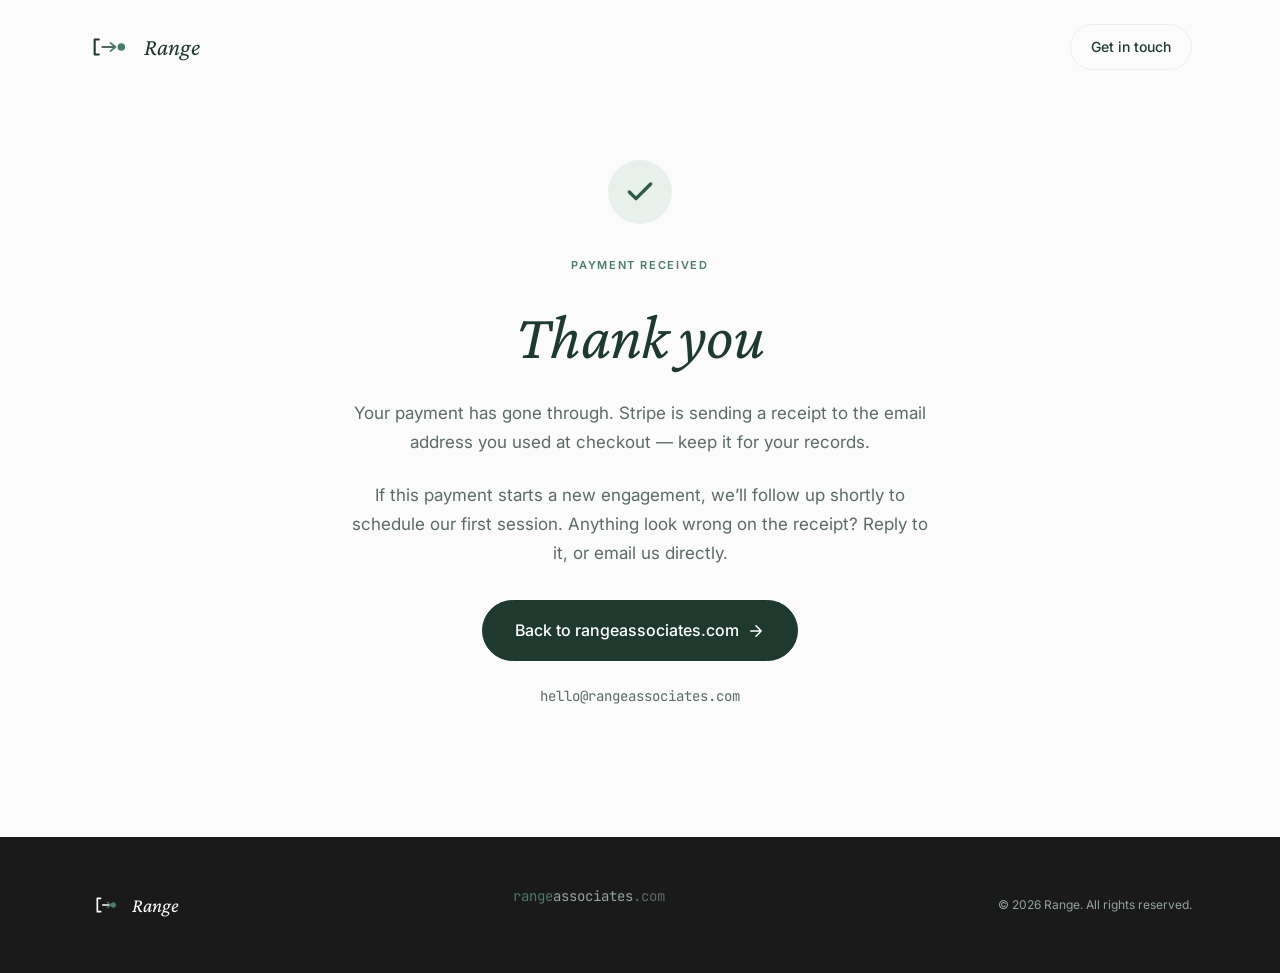
<file: payments/thank-you/index.html>
<!DOCTYPE html>
<html lang="en">
<head>
  <meta charset="UTF-8">
  <meta name="viewport" content="width=device-width, initial-scale=1.0">
  <title>Payment Received | Range</title>
  <meta name="description" content="Thank you — your payment to Range has been received.">
  <meta name="robots" content="noindex, nofollow">

  <!-- Favicon -->
  <link rel="icon" href="../../favicon.svg" type="image/svg+xml">

  <!-- Fonts -->
  <link rel="preconnect" href="https://fonts.googleapis.com">
  <link rel="preconnect" href="https://fonts.gstatic.com" crossorigin>
  <link href="https://fonts.googleapis.com/css2?family=Crimson+Pro:ital,wght@0,400;1,400&family=Inter:wght@400;500;600&family=JetBrains+Mono:wght@400&display=swap" rel="stylesheet">

  <!-- Styles -->
  <link rel="stylesheet" href="../../css/styles.css">
</head>
<body>
  <a href="#main" class="skip-link">Skip to main content</a>

  <!-- Header -->
  <header class="header" id="header">
    <div class="container">
      <div class="header__inner">
        <a href="/" class="header__logo">
          <svg width="40" height="22" viewBox="0 0 48 26" fill="none" aria-hidden="true">
            <path d="M8 4V22M8 4H13M8 22H13" stroke="currentColor" stroke-width="2.5" stroke-linecap="round" stroke-linejoin="round"/>
            <path d="M17 13H31" stroke="currentColor" stroke-width="2" stroke-linecap="round"/>
            <path d="M27 8L33 13L27 18" stroke="#4a7c67" stroke-width="2" stroke-linecap="round" stroke-linejoin="round"/>
            <circle cx="40" cy="13" r="4.5" fill="#4a7c67"/>
          </svg>
          <span class="header__wordmark">Range</span>
        </a>
        <a href="mailto:hello@rangeassociates.com" class="header__cta">Get in touch</a>
      </div>
    </div>
  </header>

  <main id="main">
    <section class="confirm">
      <div class="container container--narrow">
        <div class="confirm__content">
          <div class="confirm__mark" aria-hidden="true">
            <svg width="32" height="32" viewBox="0 0 24 24" fill="none" stroke="currentColor" stroke-width="2.5" stroke-linecap="round" stroke-linejoin="round">
              <path d="M20 6 9 17l-5-5"/>
            </svg>
          </div>
          <span class="section-label">Payment Received</span>
          <h1 class="confirm__title">Thank you</h1>
          <p class="confirm__description">Your payment has gone through. Stripe is sending a receipt to the email address you used at checkout &mdash; keep it for your records.</p>
          <p class="confirm__description">If this payment starts a new engagement, we&rsquo;ll follow up shortly to schedule our first session. Anything look wrong on the receipt? Reply to it, or email us directly.</p>
          <div class="confirm__actions">
            <a href="/" class="btn-pay">
              <span class="btn-pay__label">Back to rangeassociates.com</span>
              <svg width="18" height="18" viewBox="0 0 24 24" fill="none" stroke="currentColor" stroke-width="2" stroke-linecap="round" stroke-linejoin="round" aria-hidden="true">
                <path d="M5 12h14M12 5l7 7-7 7"/>
              </svg>
            </a>
            <a href="mailto:hello@rangeassociates.com" class="confirm__secondary">hello@rangeassociates.com</a>
          </div>
        </div>
      </div>
    </section>
  </main>

  <!-- Footer -->
  <footer class="footer">
    <div class="container">
      <div class="footer__inner">
        <a href="/" class="footer__logo">
          <svg width="32" height="32" viewBox="0 0 48 48" fill="none" aria-hidden="true">
            <path d="M14 14V34M14 14H19M14 34H19" stroke="currentColor" stroke-width="2.5" stroke-linecap="round" stroke-linejoin="round"/>
            <path d="M22 24H32" stroke="currentColor" stroke-width="2" stroke-linecap="round"/>
            <path d="M29 20L34 24L29 28" stroke="#4a7c67" stroke-width="2" stroke-linecap="round" stroke-linejoin="round"/>
            <circle cx="38" cy="24" r="4" fill="#4a7c67"/>
          </svg>
          <span class="footer__wordmark">Range</span>
        </a>
        <p class="footer__domain"><span class="footer__domain-em">range</span>associates<span class="footer__domain-tld">.com</span></p>
        <p class="footer__copyright">&copy; 2026 Range. All rights reserved.</p>
      </div>
    </div>
  </footer>
</body>
</html>
</file>
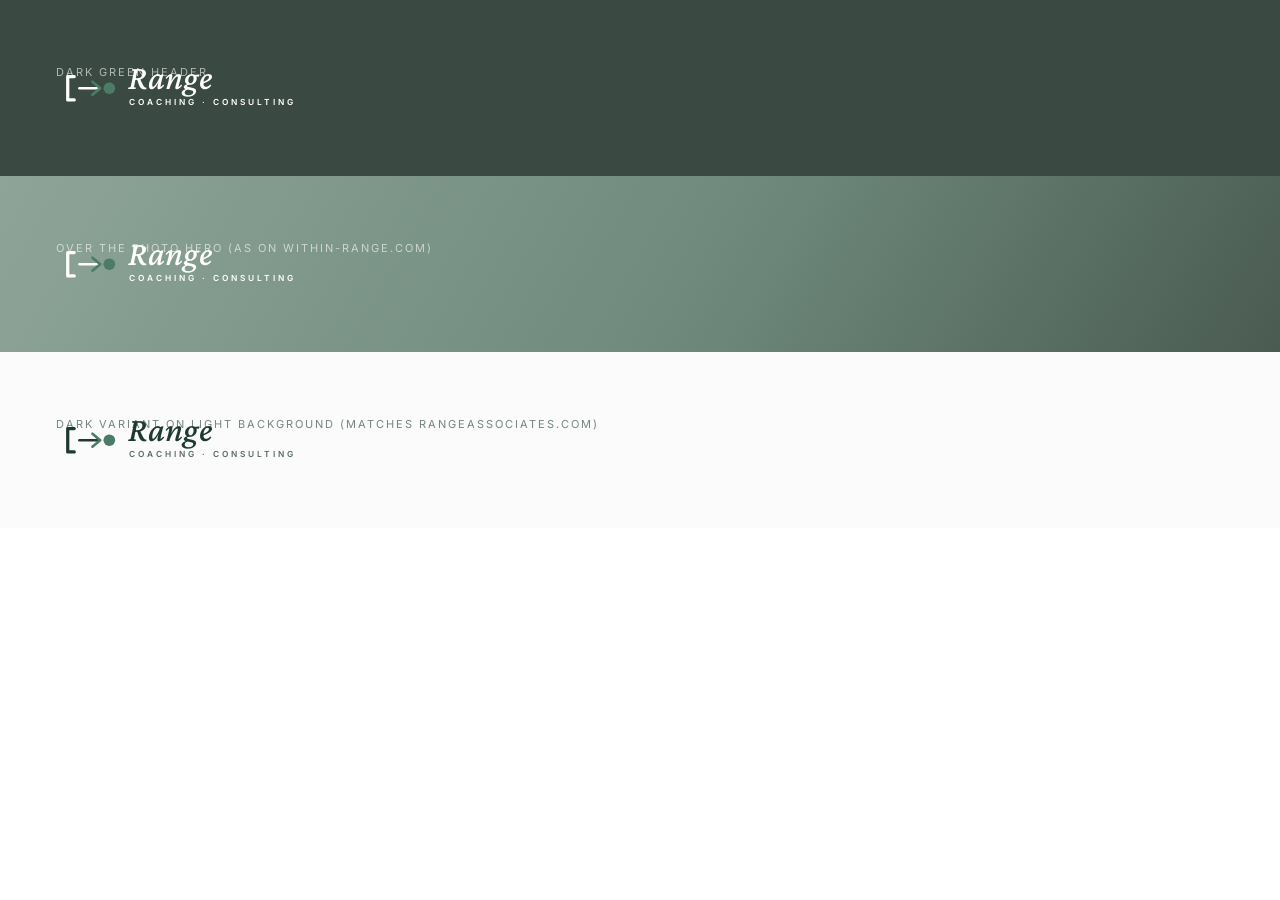
<file: brand/logo-preview.html>
<!DOCTYPE html>
<html lang="en">
<head>
<meta charset="UTF-8">
<title>Range Logo Preview</title>
<link href="https://fonts.googleapis.com/css2?family=Crimson+Pro:ital,wght@1,500&family=Inter:wght@600&display=swap" rel="stylesheet">
<style>
  body { margin:0; font-family:'Inter',sans-serif; }
  .panel { padding:56px; display:flex; align-items:center; gap:40px; flex-wrap:wrap; }
  .label { position:absolute; font-size:11px; letter-spacing:2px; text-transform:uppercase; opacity:.6; margin-top:-32px; }
  .dark  { background:#3a4a42; color:#fff; }
  .photo { background:linear-gradient(120deg,#8ea499,#6f8a7d 55%,#4a5b52); color:#fff; }
  .light { background:#fafbfa; color:#1e3a2f; }
  svg { height:64px; width:auto; }
  /* dark-on-light variant recolor */
  .light .word { fill:#1e3a2f; }
  .light .brk, .light .arw { stroke:#1e3a2f; }
  .rng-word { font-family:'Crimson Pro',Georgia,serif; font-style:italic; font-weight:500; font-size:52px; }
  .rng-tag  { font-family:'Inter',sans-serif; font-weight:600; font-size:12.5px; letter-spacing:4.5px; }
</style>
</head>
<body>

  <div class="panel dark"><span class="label">Dark green header</span>
    <!--LOGO--><svg xmlns="http://www.w3.org/2000/svg" viewBox="0 0 400 96" role="img" aria-label="Range Coaching and Consulting">
      <g transform="translate(2,23) scale(1.95)" fill="none" stroke-linecap="round" stroke-linejoin="round">
        <path class="brk" d="M8 4V22M8 4H13M8 22H13" stroke="#fff" stroke-width="2.5"/>
        <path class="arw" d="M17 13H31" stroke="#fff" stroke-width="2"/>
        <path d="M27 8L33 13L27 18" stroke="#4a7c67" stroke-width="2" fill="none" stroke-linecap="round" stroke-linejoin="round"/>
        <circle cx="40" cy="13" r="4.5" fill="#4a7c67"/>
      </g>
      <text x="108" y="50" class="rng-word word" fill="#fff">Range</text>
      <text x="110" y="74" class="rng-tag" fill="#fff">COACHING · CONSULTING</text>
    </svg>
  </div>

  <div class="panel photo"><span class="label">Over the photo hero (as on within-range.com)</span>
    <svg xmlns="http://www.w3.org/2000/svg" viewBox="0 0 400 96" role="img" aria-label="Range Coaching and Consulting">
      <g transform="translate(2,23) scale(1.95)" fill="none" stroke-linecap="round" stroke-linejoin="round">
        <path d="M8 4V22M8 4H13M8 22H13" stroke="#fff" stroke-width="2.5"/>
        <path d="M17 13H31" stroke="#fff" stroke-width="2"/>
        <path d="M27 8L33 13L27 18" stroke="#4a7c67" stroke-width="2"/>
        <circle cx="40" cy="13" r="4.5" fill="#4a7c67"/>
      </g>
      <text x="108" y="50" class="rng-word" fill="#fff">Range</text>
      <text x="110" y="74" class="rng-tag" fill="#fff">COACHING · CONSULTING</text>
    </svg>
  </div>

  <div class="panel light"><span class="label">Dark variant on light background (matches rangeassociates.com)</span>
    <svg xmlns="http://www.w3.org/2000/svg" viewBox="0 0 400 96" role="img" aria-label="Range Coaching and Consulting" class="dark-variant">
      <g transform="translate(2,23) scale(1.95)" fill="none" stroke-linecap="round" stroke-linejoin="round">
        <path d="M8 4V22M8 4H13M8 22H13" stroke="#1e3a2f" stroke-width="2.5"/>
        <path d="M17 13H31" stroke="#1e3a2f" stroke-width="2"/>
        <path d="M27 8L33 13L27 18" stroke="#4a7c67" stroke-width="2"/>
        <circle cx="40" cy="13" r="4.5" fill="#4a7c67"/>
      </g>
      <text x="108" y="50" class="rng-word" fill="#1e3a2f">Range</text>
      <text x="110" y="74" class="rng-tag" fill="#5c6b64">COACHING · CONSULTING</text>
    </svg>
  </div>

</body>
</html>
</file>
<file: css/styles.css>
/* ==========================================================================
   Range - Brand System & Styles
   Domain to Range. The mathematical elegance of meaningful change.
   ========================================================================== */

/* --------------------------------------------------------------------------
   CSS Custom Properties - Brand System
   -------------------------------------------------------------------------- */
:root {
  /* Core green palette */
  --forest: #1e3a2f;
  --pine: #2d5a47;
  --sage: #4a7c67;
  --mist: #e8f0ec;

  /* Emphasis colors */
  --ember: #c2410c;
  --gold: #a16207;

  /* Neutrals */
  --ink: #1a1a1a;
  --slate: #5c6b64;
  --stone: #94a39b;
  --paper: #fafbfa;

  /* Leadership palette (warm amber) */
  --lead-100: #fef3e2;
  --lead-200: #fcd9a8;
  --lead-300: #f5b056;
  --lead-400: #d97706;
  --lead-500: #a16207;
  --lead-600: #713f12;

  /* Analytics palette (cool cyan) */
  --analytics-100: #e0f7fa;
  --analytics-200: #b2ebf2;
  --analytics-300: #4dd0e1;
  --analytics-400: #0891b2;
  --analytics-500: #0e7490;
  --analytics-600: #164e63;

  /* Process palette (violet) */
  --process-100: #f3e8ff;
  --process-200: #e9d5ff;
  --process-300: #c084fc;
  --process-400: #9333ea;
  --process-500: #7c3aed;
  --process-600: #5b21b6;

  /* Typography */
  --font-display: 'Latin Modern Roman', 'Crimson Pro', Georgia, 'Times New Roman', serif;
  --font-body: 'Inter', system-ui, -apple-system, sans-serif;
  --font-mono: 'JetBrains Mono', ui-monospace, monospace;

  /* Spacing scale */
  --space-xs: 0.5rem;
  --space-sm: 1rem;
  --space-md: 1.5rem;
  --space-lg: 2rem;
  --space-xl: 3rem;
  --space-2xl: 4rem;
  --space-3xl: 6rem;
  --space-4xl: 8rem;

  /* Transitions */
  --ease-out: cubic-bezier(0.16, 1, 0.3, 1);
  --duration-fast: 150ms;
  --duration-normal: 300ms;
  --duration-slow: 500ms;
}

/* --------------------------------------------------------------------------
   Base Reset & Typography
   -------------------------------------------------------------------------- */
*, *::before, *::after {
  box-sizing: border-box;
  margin: 0;
  padding: 0;
}

html {
  scroll-behavior: smooth;
  font-size: 16px;
}

@media (prefers-reduced-motion: reduce) {
  html {
    scroll-behavior: auto;
  }
  *, *::before, *::after {
    animation-duration: 0.01ms !important;
    animation-iteration-count: 1 !important;
    transition-duration: 0.01ms !important;
  }
}

body {
  font-family: var(--font-body);
  font-size: 1rem;
  line-height: 1.7;
  color: var(--slate);
  background-color: var(--paper);
  -webkit-font-smoothing: antialiased;
  -moz-osx-font-smoothing: grayscale;
}

/* Display typography - italic serif */
h1, h2, h3, .display {
  font-family: var(--font-display);
  font-style: italic;
  font-weight: 400;
  color: var(--forest);
  letter-spacing: -0.01em;
  line-height: 1.2;
}

h1 {
  font-size: clamp(2.5rem, 8vw, 4rem);
}

h2 {
  font-size: clamp(1.75rem, 4vw, 2.5rem);
}

h3 {
  font-size: clamp(1.25rem, 3vw, 1.5rem);
}

/* Section labels - uppercase sans */
.section-label {
  font-family: var(--font-body);
  font-size: 0.6875rem;
  font-weight: 600;
  text-transform: uppercase;
  letter-spacing: 0.15em;
  color: var(--sage);
  display: block;
  margin-bottom: var(--space-md);
}

p {
  margin-bottom: var(--space-sm);
}

p:last-child {
  margin-bottom: 0;
}

a {
  color: var(--pine);
  text-decoration: none;
  transition: color var(--duration-fast) var(--ease-out);
}

a:hover {
  color: var(--forest);
}

/* --------------------------------------------------------------------------
   Layout Utilities
   -------------------------------------------------------------------------- */
.container {
  max-width: 72rem;
  margin: 0 auto;
  padding: 0 var(--space-md);
}

.container--narrow {
  max-width: 54rem;
}

section {
  padding: var(--space-4xl) 0;
}

@media (max-width: 768px) {
  section {
    padding: var(--space-3xl) 0;
  }
}

/* --------------------------------------------------------------------------
   Header & Navigation
   -------------------------------------------------------------------------- */
.header {
  position: fixed;
  top: 0;
  left: 0;
  right: 0;
  z-index: 100;
  padding: var(--space-md) 0;
  background: rgba(250, 251, 250, 0.85);
  backdrop-filter: blur(12px);
  -webkit-backdrop-filter: blur(12px);
  border-bottom: 1px solid transparent;
  transition: border-color var(--duration-normal) var(--ease-out),
              background var(--duration-normal) var(--ease-out);
}

.header.scrolled {
  border-bottom-color: var(--mist);
  background: rgba(250, 251, 250, 0.95);
}

.header__inner {
  display: flex;
  align-items: center;
  justify-content: space-between;
}

.header__logo {
  display: flex;
  align-items: center;
  gap: var(--space-sm);
}

.header__logo svg {
  color: var(--forest);
}

.header__wordmark {
  font-family: var(--font-display);
  font-style: italic;
  font-size: 1.5rem;
  color: var(--forest);
}

.header__cta {
  font-size: 0.875rem;
  font-weight: 500;
  color: var(--forest);
  padding: 0.625rem 1.25rem;
  border: 1px solid var(--mist);
  border-radius: 2rem;
  transition: all var(--duration-fast) var(--ease-out);
}

.header__cta:hover {
  background: var(--forest);
  border-color: var(--forest);
  color: white;
}

/* --------------------------------------------------------------------------
   Hero Section
   -------------------------------------------------------------------------- */
.hero {
  min-height: 100vh;
  display: flex;
  align-items: center;
  justify-content: center;
  text-align: center;
  padding-top: calc(var(--space-4xl) + 4rem);
  position: relative;
  overflow: hidden;
}

.hero::before {
  content: '';
  position: absolute;
  top: 0;
  left: 0;
  right: 0;
  bottom: 0;
  background:
    radial-gradient(ellipse 80% 50% at 50% -20%, var(--mist) 0%, transparent 50%),
    radial-gradient(ellipse 60% 40% at 100% 0%, rgba(74, 124, 103, 0.08) 0%, transparent 50%),
    radial-gradient(ellipse 60% 40% at 0% 100%, rgba(74, 124, 103, 0.05) 0%, transparent 50%);
  pointer-events: none;
}

.hero__content {
  position: relative;
  z-index: 1;
  max-width: 48rem;
  padding: 0 var(--space-md);
}

.hero__logo {
  margin-bottom: var(--space-lg);
  opacity: 0;
  animation: fadeUp 0.8s var(--ease-out) 0.2s forwards;
}

.hero__logo svg {
  color: var(--forest);
}

.hero__title {
  font-size: clamp(3.5rem, 12vw, 6rem);
  margin-bottom: var(--space-md);
  opacity: 0;
  animation: fadeUp 0.8s var(--ease-out) 0.3s forwards;
}

.hero__tagline {
  font-family: var(--font-display);
  font-style: italic;
  font-size: clamp(1.125rem, 3vw, 1.375rem);
  color: var(--forest);
  margin-bottom: var(--space-lg);
  opacity: 0;
  animation: fadeUp 0.8s var(--ease-out) 0.4s forwards;
}

.hero__description {
  font-size: 1.0625rem;
  color: var(--slate);
  max-width: 36rem;
  margin: 0 auto var(--space-xl);
  opacity: 0;
  animation: fadeUp 0.8s var(--ease-out) 0.5s forwards;
}

.hero__cta {
  display: inline-flex;
  align-items: center;
  gap: 0.5rem;
  font-weight: 500;
  color: white;
  background: var(--forest);
  padding: 1rem 2rem;
  border-radius: 3rem;
  transition: all var(--duration-normal) var(--ease-out);
  opacity: 0;
  animation: fadeUp 0.8s var(--ease-out) 0.6s forwards;
}

.hero__cta:hover {
  background: var(--pine);
  color: white;
  transform: translateY(-2px);
  box-shadow: 0 8px 24px rgba(30, 58, 47, 0.2);
}

.hero__cta svg {
  transition: transform var(--duration-fast) var(--ease-out);
}

.hero__cta:hover svg {
  transform: translateX(4px);
}

/* --------------------------------------------------------------------------
   Concept Section
   -------------------------------------------------------------------------- */
.concept {
  background: white;
  border-top: 1px solid var(--mist);
  border-bottom: 1px solid var(--mist);
}

.concept__header {
  text-align: center;
  margin-bottom: var(--space-3xl);
}

.concept__quote {
  font-family: var(--font-display);
  font-style: italic;
  font-size: clamp(1.25rem, 3vw, 1.5rem);
  color: var(--forest);
  max-width: 40rem;
  margin: 0 auto;
  line-height: 1.6;
}

.concept__pillars {
  display: grid;
  grid-template-columns: repeat(3, 1fr);
  gap: var(--space-lg);
}

@media (max-width: 768px) {
  .concept__pillars {
    grid-template-columns: 1fr;
    gap: var(--space-xl);
  }
}

.pillar {
  text-align: center;
  padding: var(--space-lg);
}

.pillar__icon {
  width: 3rem;
  height: 3rem;
  margin: 0 auto var(--space-md);
  color: var(--sage);
}

.pillar__title {
  font-family: var(--font-body);
  font-style: normal;
  font-size: 0.8125rem;
  font-weight: 600;
  text-transform: uppercase;
  letter-spacing: 0.1em;
  color: var(--forest);
  margin-bottom: var(--space-xs);
}

.pillar__description {
  font-size: 0.9375rem;
  color: var(--slate);
  line-height: 1.6;
}

/* --------------------------------------------------------------------------
   Services Section
   -------------------------------------------------------------------------- */
.services {
  background: var(--paper);
}

.services__header {
  text-align: center;
  margin-bottom: var(--space-3xl);
}

.services__title {
  margin-bottom: var(--space-sm);
}

.services__subtitle {
  font-size: 1.0625rem;
  color: var(--slate);
  max-width: 32rem;
  margin: 0 auto;
}

.services__grid {
  display: grid;
  grid-template-columns: repeat(3, 1fr);
  gap: var(--space-lg);
}

@media (max-width: 1024px) {
  .services__grid {
    grid-template-columns: 1fr;
    gap: var(--space-xl);
  }
}

.service-card {
  background: white;
  border-radius: 0.75rem;
  padding: var(--space-xl);
  box-shadow: 0 1px 3px rgba(0, 0, 0, 0.04);
  border: 1px solid var(--mist);
  transition: all var(--duration-normal) var(--ease-out);
  position: relative;
  overflow: hidden;
}

.service-card::before {
  content: '';
  position: absolute;
  top: 0;
  left: 0;
  right: 0;
  height: 4px;
}

.service-card:hover {
  transform: translateY(-4px);
  box-shadow: 0 12px 32px rgba(0, 0, 0, 0.08);
}

/* Leadership card */
.service-card--leadership::before {
  background: linear-gradient(90deg, var(--lead-300), var(--lead-500));
}

.service-card--leadership .service-card__icon {
  background: var(--lead-100);
  color: var(--lead-500);
}

/* Analytics card */
.service-card--analytics::before {
  background: linear-gradient(90deg, var(--analytics-300), var(--analytics-500));
}

.service-card--analytics .service-card__icon {
  background: var(--analytics-100);
  color: var(--analytics-500);
}

/* Process card */
.service-card--process::before {
  background: linear-gradient(90deg, var(--process-300), var(--process-500));
}

.service-card--process .service-card__icon {
  background: var(--process-100);
  color: var(--process-500);
}

.service-card__icon {
  width: 3rem;
  height: 3rem;
  border-radius: 0.5rem;
  display: flex;
  align-items: center;
  justify-content: center;
  margin-bottom: var(--space-md);
}

.service-card__icon svg {
  width: 1.5rem;
  height: 1.5rem;
}

.service-card__title {
  font-size: 1.25rem;
  margin-bottom: var(--space-xs);
}

.service-card__subtitle {
  font-size: 0.875rem;
  color: var(--stone);
  margin-bottom: var(--space-md);
}

.service-card__list {
  list-style: none;
}

.service-card__list li {
  font-size: 0.9375rem;
  color: var(--slate);
  padding: 0.375rem 0;
  padding-left: 1.25rem;
  position: relative;
}

.service-card__list li::before {
  content: '';
  position: absolute;
  left: 0;
  top: 0.875rem;
  width: 4px;
  height: 4px;
  border-radius: 50%;
  background: var(--stone);
}

.service-card__cta {
  display: inline-flex;
  align-items: center;
  gap: 0.375rem;
  margin-top: var(--space-lg);
  font-size: 0.875rem;
  font-weight: 500;
  color: white;
  background: var(--lead-500);
  padding: 0.625rem 1.25rem;
  border-radius: 2rem;
  transition: all var(--duration-fast) var(--ease-out);
}

.service-card__cta:hover {
  background: var(--lead-600);
  color: white;
  transform: translateY(-1px);
}

.service-card__cta svg {
  transition: transform var(--duration-fast) var(--ease-out);
}

.service-card__cta:hover svg {
  transform: translateX(3px);
}

/* --------------------------------------------------------------------------
   Founders Section
   -------------------------------------------------------------------------- */
.founders {
  background: white;
  border-top: 1px solid var(--mist);
}

.founders__header {
  text-align: center;
  margin-bottom: var(--space-3xl);
}

.founders__title {
  margin-bottom: var(--space-sm);
}

.founders__subtitle {
  font-size: 1.0625rem;
  color: var(--slate);
  max-width: 36rem;
  margin: 0 auto;
}

.founders__grid {
  display: grid;
  grid-template-columns: repeat(2, 1fr);
  gap: var(--space-xl);
}

@media (max-width: 768px) {
  .founders__grid {
    grid-template-columns: 1fr;
    gap: var(--space-3xl);
  }
}

.founder-card {
  display: grid;
  gap: var(--space-lg);
}

.founder-card__image {
  aspect-ratio: 4/3;
  background: linear-gradient(135deg, var(--mist) 0%, #d1ddd6 100%);
  border-radius: 0.75rem;
  display: flex;
  align-items: center;
  justify-content: center;
  position: relative;
  overflow: hidden;
}

.founder-card__image::before {
  content: '';
  position: absolute;
  inset: 0;
  background:
    radial-gradient(circle at 30% 30%, rgba(74, 124, 103, 0.1) 0%, transparent 50%),
    radial-gradient(circle at 70% 70%, rgba(45, 90, 71, 0.08) 0%, transparent 50%);
}

.founder-card__initials {
  font-family: var(--font-display);
  font-style: italic;
  font-size: 3rem;
  color: var(--sage);
  position: relative;
  z-index: 1;
}

.founder-card__content {
  padding: 0 var(--space-xs);
}

.founder-card__name {
  font-size: 1.5rem;
  margin-bottom: 0.25rem;
}

.founder-card__role {
  font-size: 0.875rem;
  font-weight: 500;
  color: var(--sage);
  text-transform: uppercase;
  letter-spacing: 0.05em;
  margin-bottom: var(--space-md);
}

.founder-card__bio {
  font-size: 0.9375rem;
  color: var(--slate);
  margin-bottom: var(--space-md);
}

.founder-card__highlights {
  display: flex;
  flex-wrap: wrap;
  gap: 0.5rem;
}

.founder-card__link {
  display: inline-flex;
  align-items: center;
  gap: 0.375rem;
  margin-top: var(--space-md);
  font-size: 0.875rem;
  font-weight: 500;
  color: var(--pine);
}

.founder-card__link svg {
  transition: transform var(--duration-fast) var(--ease-out);
}

.founder-card__link:hover {
  color: var(--forest);
}

.founder-card__link:hover svg {
  transform: translateX(3px);
}

.founder-card__tag {
  font-size: 0.75rem;
  font-weight: 500;
  color: var(--pine);
  background: var(--mist);
  padding: 0.375rem 0.75rem;
  border-radius: 2rem;
}

/* --------------------------------------------------------------------------
   Contact Section
   -------------------------------------------------------------------------- */
.contact {
  background: var(--forest);
  color: white;
  text-align: center;
}

.contact__content {
  max-width: 36rem;
  margin: 0 auto;
}

.contact .section-label {
  color: var(--sage);
}

.contact__title {
  color: white;
  margin-bottom: var(--space-md);
}

.contact__description {
  font-size: 1.0625rem;
  color: rgba(255, 255, 255, 0.8);
  margin-bottom: var(--space-xl);
}

.contact__email {
  display: inline-flex;
  align-items: center;
  gap: 0.75rem;
  font-family: var(--font-mono);
  font-size: 1.125rem;
  color: white;
  background: rgba(255, 255, 255, 0.1);
  padding: 1rem 1.5rem;
  border-radius: 0.5rem;
  margin-bottom: var(--space-lg);
  transition: all var(--duration-fast) var(--ease-out);
}

.contact__email:hover {
  background: rgba(255, 255, 255, 0.15);
  color: white;
}

.contact__location {
  font-size: 0.875rem;
  color: var(--stone);
}

/* --------------------------------------------------------------------------
   Footer
   -------------------------------------------------------------------------- */
.footer {
  background: var(--ink);
  padding: var(--space-xl) 0;
}

.footer__inner {
  display: flex;
  align-items: center;
  justify-content: space-between;
}

@media (max-width: 640px) {
  .footer__inner {
    flex-direction: column;
    gap: var(--space-md);
    text-align: center;
  }
}

.footer__logo {
  display: flex;
  align-items: center;
  gap: 0.75rem;
}

.footer__logo svg {
  color: white;
}

.footer__wordmark {
  font-family: var(--font-display);
  font-style: italic;
  font-size: 1.25rem;
  color: white;
}

.footer__domain {
  font-family: var(--font-mono);
  font-size: 0.875rem;
  color: var(--stone);
}

.footer__domain-em {
  color: var(--sage);
}

.footer__domain-tld {
  color: var(--slate);
}

.footer__copyright {
  font-size: 0.75rem;
  color: var(--stone);
}

/* --------------------------------------------------------------------------
   Animations
   -------------------------------------------------------------------------- */
@keyframes fadeUp {
  from {
    opacity: 0;
    transform: translateY(20px);
  }
  to {
    opacity: 1;
    transform: translateY(0);
  }
}

@keyframes fadeIn {
  from {
    opacity: 0;
  }
  to {
    opacity: 1;
  }
}

/* Scroll-triggered animations */
.animate-on-scroll {
  opacity: 0;
  transform: translateY(20px);
  transition: opacity 0.6s var(--ease-out), transform 0.6s var(--ease-out);
}

.animate-on-scroll.is-visible {
  opacity: 1;
  transform: translateY(0);
}

/* Stagger delays for grid items */
.animate-on-scroll:nth-child(1) { transition-delay: 0ms; }
.animate-on-scroll:nth-child(2) { transition-delay: 100ms; }
.animate-on-scroll:nth-child(3) { transition-delay: 200ms; }

/* --------------------------------------------------------------------------
   Utility Classes
   -------------------------------------------------------------------------- */
.sr-only {
  position: absolute;
  width: 1px;
  height: 1px;
  padding: 0;
  margin: -1px;
  overflow: hidden;
  clip: rect(0, 0, 0, 0);
  white-space: nowrap;
  border: 0;
}

/* Focus styles for accessibility */
:focus-visible {
  outline: 2px solid var(--sage);
  outline-offset: 2px;
}

/* Skip link */
.skip-link {
  position: absolute;
  top: -100%;
  left: var(--space-md);
  background: var(--forest);
  color: white;
  padding: var(--space-xs) var(--space-sm);
  border-radius: 0.25rem;
  z-index: 1000;
  transition: top var(--duration-fast);
}

.skip-link:focus {
  top: var(--space-md);
}

/* --------------------------------------------------------------------------
   Payments Page
   -------------------------------------------------------------------------- */

/* Compact hero for subpages - clears the fixed header */
.page-hero {
  padding-top: calc(var(--space-3xl) + 4rem);
  padding-bottom: var(--space-2xl);
  background: linear-gradient(180deg, var(--mist) 0%, var(--paper) 100%);
}

.page-hero__title {
  margin-bottom: var(--space-md);
}

.page-hero__description {
  font-size: 1.0625rem;
  color: var(--slate);
  max-width: 38rem;
}

/* Section scaffolding */
.pay-section--alt {
  background: var(--mist);
}

.pay-section__header {
  margin-bottom: var(--space-xl);
}

.pay-section__title {
  margin-bottom: var(--space-sm);
}

.pay-section__subtitle {
  font-size: 1.0625rem;
  color: var(--slate);
  max-width: 38rem;
}

/* Primary payment button */
.btn-pay {
  display: inline-flex;
  align-items: center;
  justify-content: center;
  gap: 0.5rem;
  font-family: var(--font-body);
  font-size: 1rem;
  font-weight: 500;
  color: white;
  background: var(--forest);
  border: 1px solid var(--forest);
  padding: 1rem 2rem;
  border-radius: 3rem;
  cursor: pointer;
  transition: all var(--duration-normal) var(--ease-out);
}

.btn-pay:hover {
  background: var(--pine);
  border-color: var(--pine);
  color: white;
  transform: translateY(-2px);
  box-shadow: 0 8px 24px rgba(30, 58, 47, 0.2);
}

.btn-pay svg {
  transition: transform var(--duration-fast) var(--ease-out);
}

.btn-pay:hover svg {
  transform: translateX(4px);
}

.btn-pay--full {
  width: 100%;
}

/* Shown when a Stripe Payment Link has not been configured yet */
.btn-pay--pending {
  background: transparent;
  color: var(--forest);
  border-color: var(--stone);
}

.btn-pay--pending:hover {
  background: var(--forest);
  border-color: var(--forest);
  color: white;
}

.pay-note {
  font-size: 0.8125rem;
  color: var(--stone);
  text-align: center;
  margin: var(--space-sm) 0 0;
}

/* Side-by-side offering cards */
.pay-grid {
  display: grid;
  grid-template-columns: repeat(2, minmax(0, 1fr));
  gap: var(--space-lg);
  align-items: stretch;
}

@media (max-width: 768px) {
  .pay-grid {
    grid-template-columns: 1fr;
  }
}

.pay-grid .pay-offering {
  display: flex;
  flex-direction: column;
}

.pay-grid .pay-offering__description {
  flex: 1 1 auto;
}

.pay-offering__description {
  font-size: 0.9375rem;
  color: var(--slate);
  margin-bottom: var(--space-lg);
}

.pay-note a {
  color: var(--forest);
  text-decoration: underline;
  text-underline-offset: 2px;
}

.pay-note a:hover {
  color: var(--pine);
}

/* Offering panel */
.pay-offering {
  background: white;
  border: 1px solid var(--mist);
  border-radius: 0.75rem;
  padding: var(--space-xl);
  box-shadow: 0 1px 3px rgba(0, 0, 0, 0.04);
}

@media (max-width: 640px) {
  .pay-offering {
    padding: var(--space-md);
  }
}

.pay-offering__head {
  display: flex;
  align-items: flex-start;
  justify-content: space-between;
  gap: var(--space-md);
  padding-bottom: var(--space-md);
  margin-bottom: var(--space-lg);
  border-bottom: 1px solid var(--mist);
}

@media (max-width: 640px) {
  .pay-offering__head {
    flex-direction: column;
    gap: var(--space-xs);
  }
}

.pay-offering__head .section-label {
  margin-bottom: var(--space-xs);
}

.pay-offering__title {
  margin-bottom: 0.25rem;
}

.pay-offering__meta {
  font-size: 0.8125rem;
  text-transform: uppercase;
  letter-spacing: 0.08em;
  color: var(--sage);
}

.pay-offering__price {
  flex-shrink: 0;
  font-family: var(--font-mono);
  font-size: 2.25rem;
  color: var(--forest);
  line-height: 1;
  white-space: nowrap;
}

.pay-offering__period {
  font-size: 0.9375rem;
  color: var(--stone);
}

/* Trust strip */
.pay-trust {
  background: var(--forest);
  padding: var(--space-2xl) 0;
}

.pay-trust__inner {
  display: flex;
  align-items: flex-start;
  gap: var(--space-md);
}

.pay-trust__icon {
  flex-shrink: 0;
  color: var(--sage);
  margin-top: 0.125rem;
}

.pay-trust__title {
  font-weight: 600;
  color: white;
  margin-bottom: var(--space-xs);
}

.pay-trust__text {
  font-size: 0.9375rem;
  color: rgba(255, 255, 255, 0.8);
}

.pay-trust__text a {
  color: white;
  text-decoration: underline;
  text-underline-offset: 3px;
}

.pay-trust__text a:hover {
  color: var(--mist);
}

/* Payment confirmation page */
.confirm {
  min-height: 70vh;
  display: flex;
  align-items: center;
  padding-top: calc(var(--space-3xl) + 4rem);
  text-align: center;
}

.confirm__content {
  max-width: 36rem;
  margin: 0 auto;
}

.confirm__mark {
  display: inline-flex;
  align-items: center;
  justify-content: center;
  width: 4rem;
  height: 4rem;
  border-radius: 50%;
  background: var(--mist);
  color: var(--pine);
  margin-bottom: var(--space-lg);
}

.confirm__title {
  margin-bottom: var(--space-md);
}

.confirm__description {
  font-size: 1.0625rem;
  color: var(--slate);
  margin-bottom: var(--space-md);
}

.confirm__actions {
  display: flex;
  flex-direction: column;
  align-items: center;
  gap: var(--space-md);
  margin-top: var(--space-lg);
}

.confirm__secondary {
  font-family: var(--font-mono);
  font-size: 0.875rem;
  color: var(--slate);
}

/* Footer logo is a link on subpages */
.footer__logo:hover .footer__wordmark {
  color: var(--mist);
}

.footer__link {
  font-size: 0.8125rem;
  color: var(--stone);
  transition: color var(--duration-fast) var(--ease-out);
}

.footer__link:hover {
  color: var(--mist);
}
</file>
